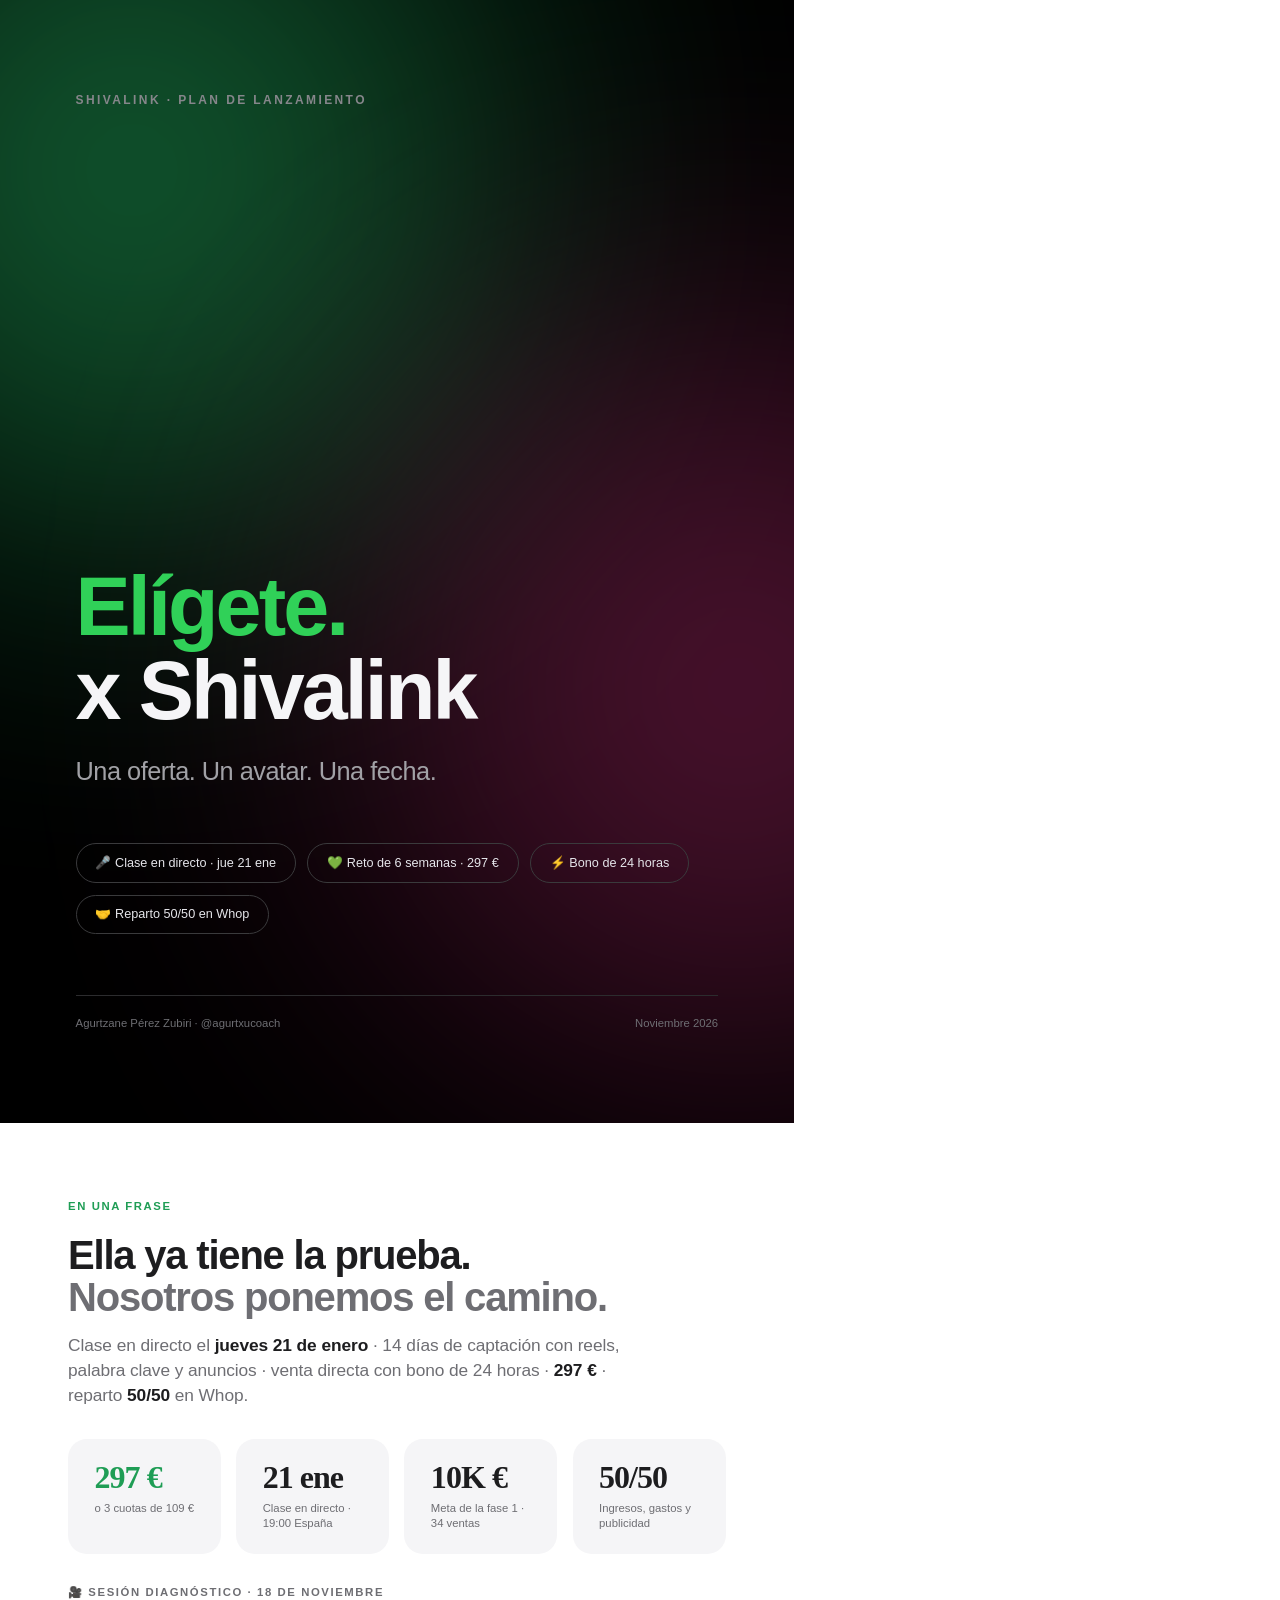
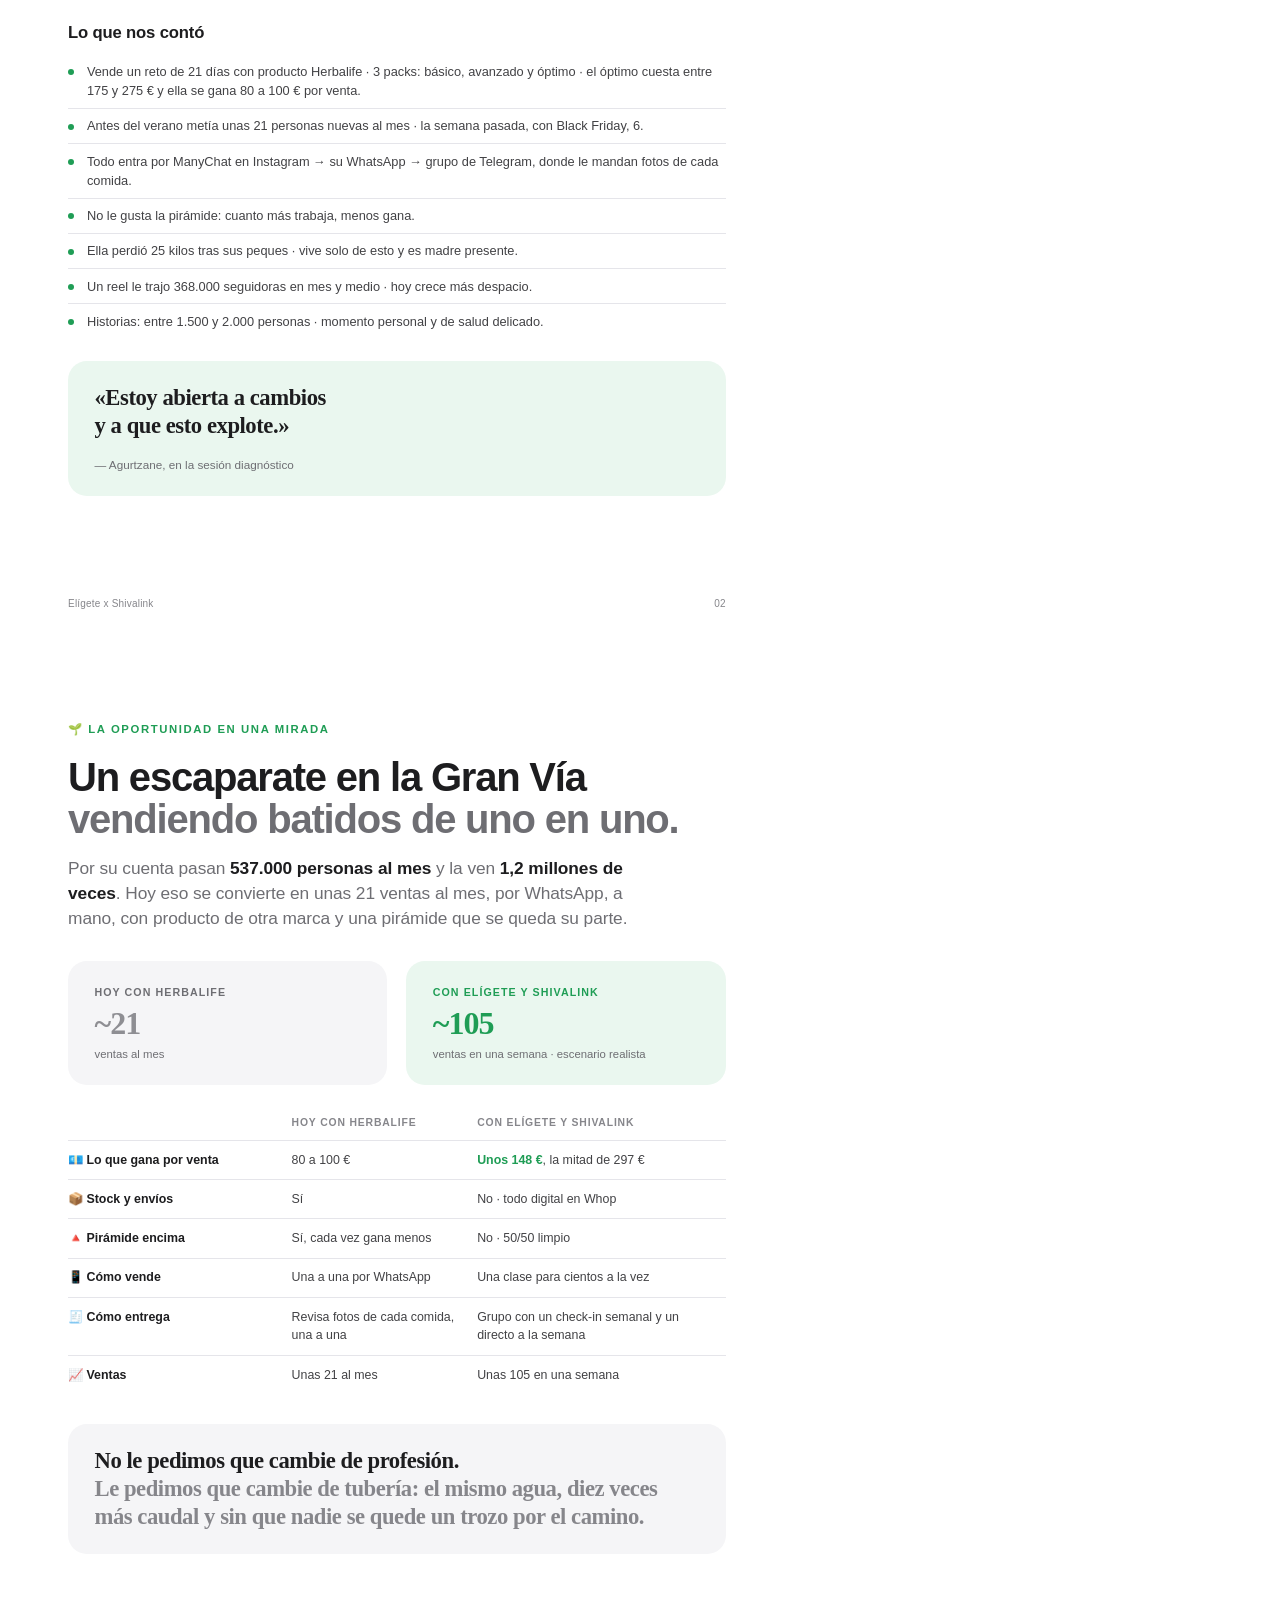
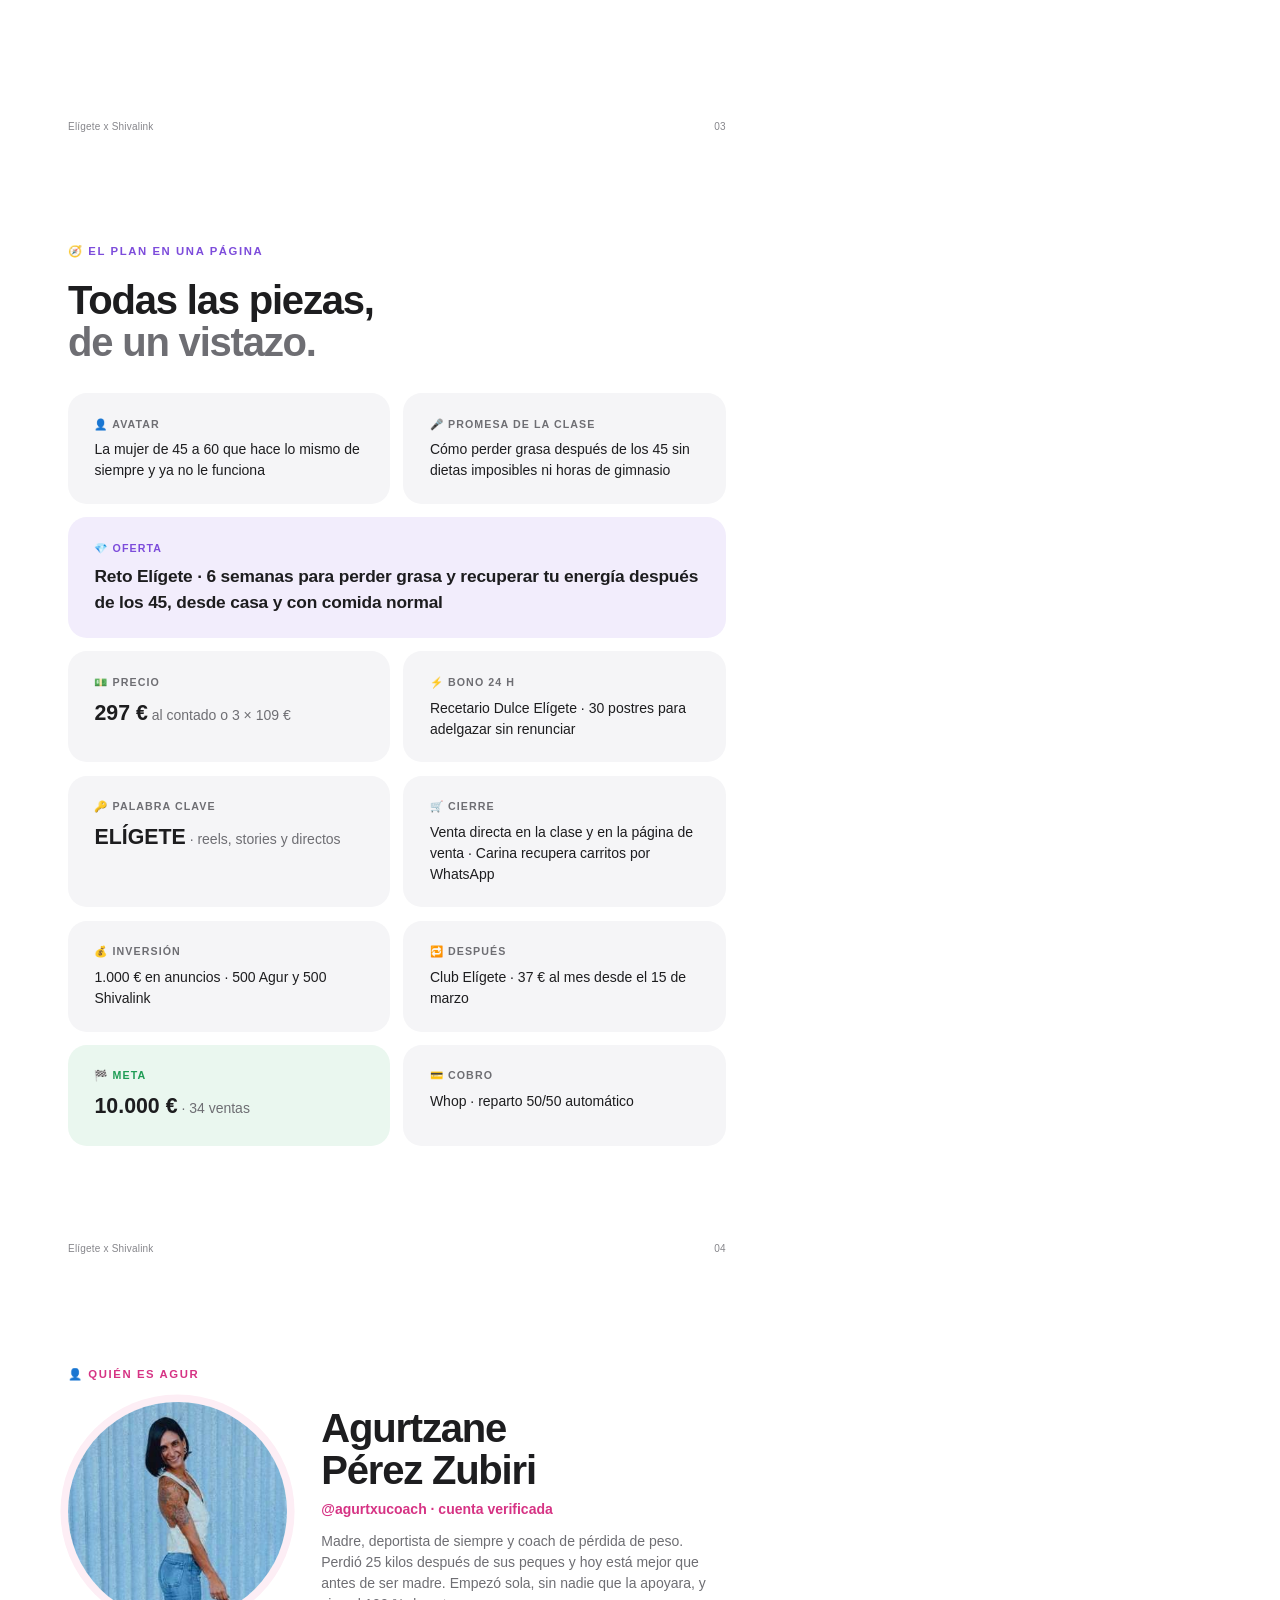
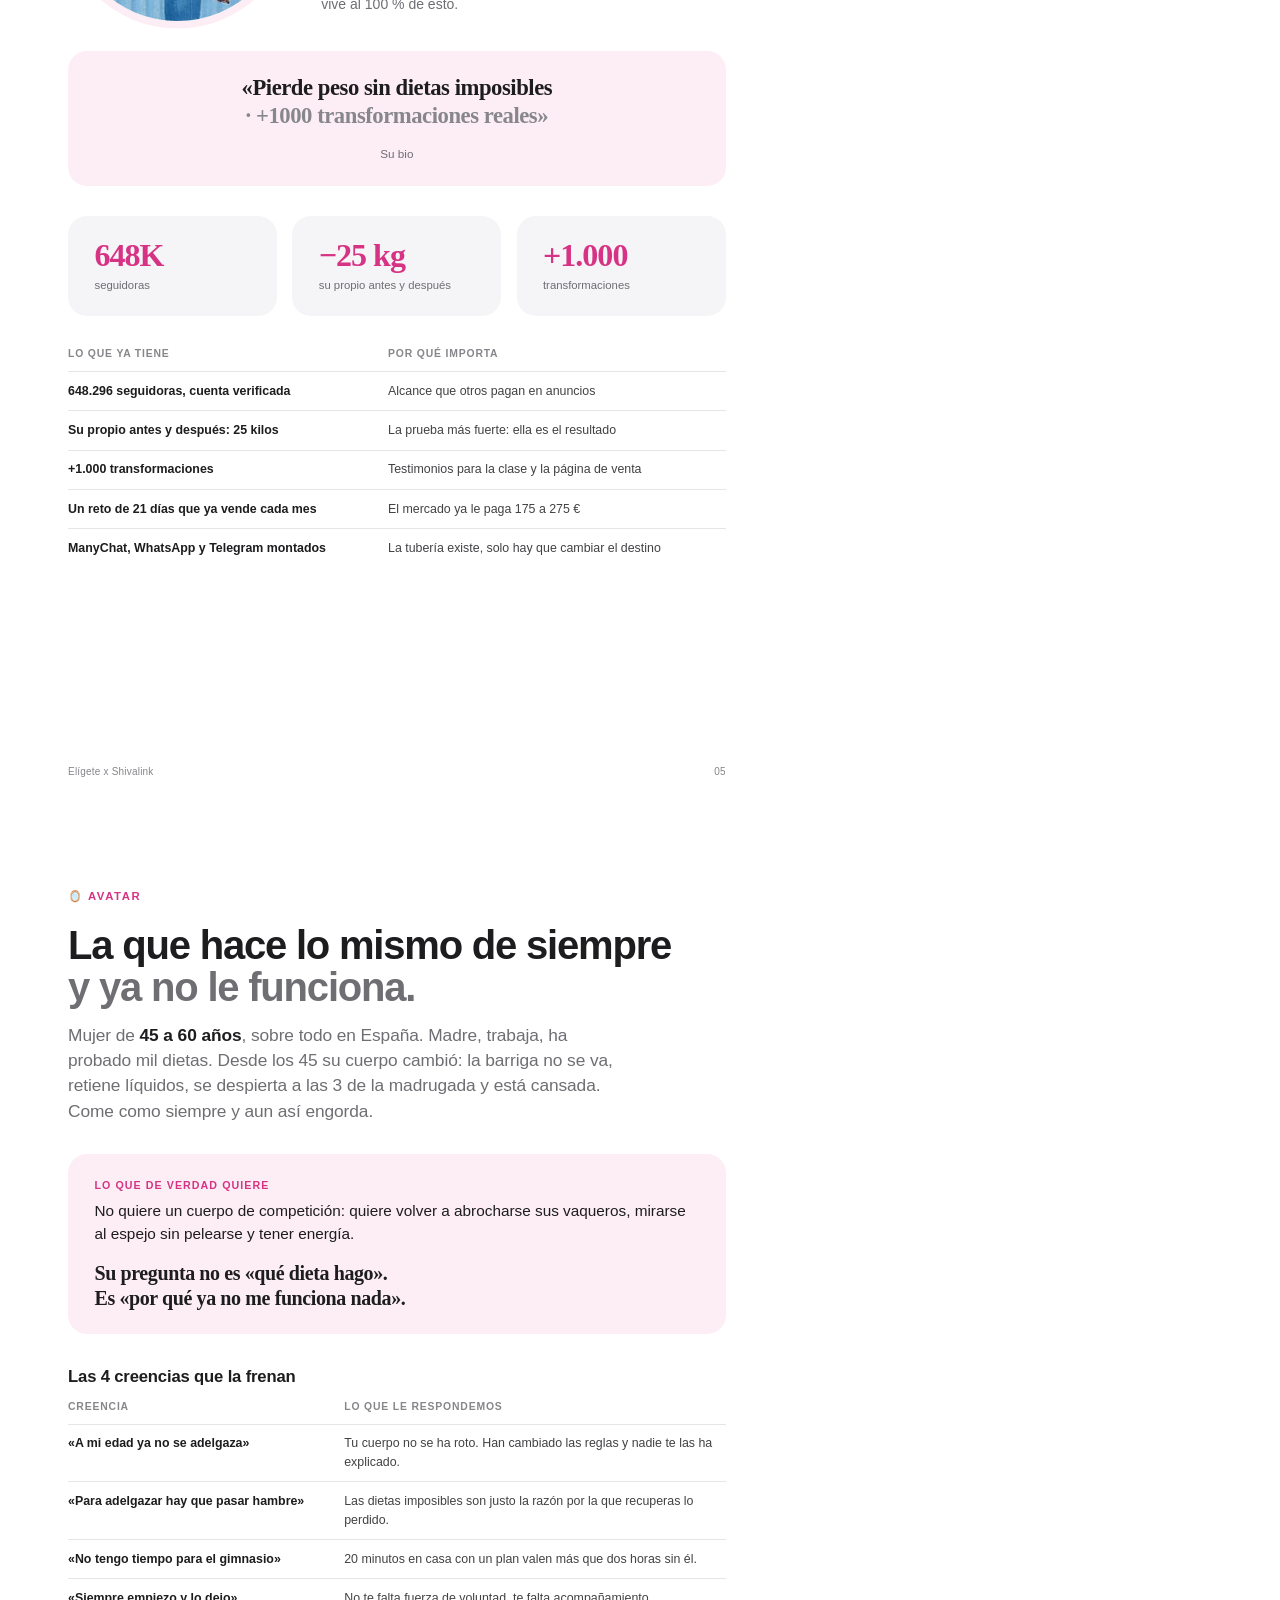
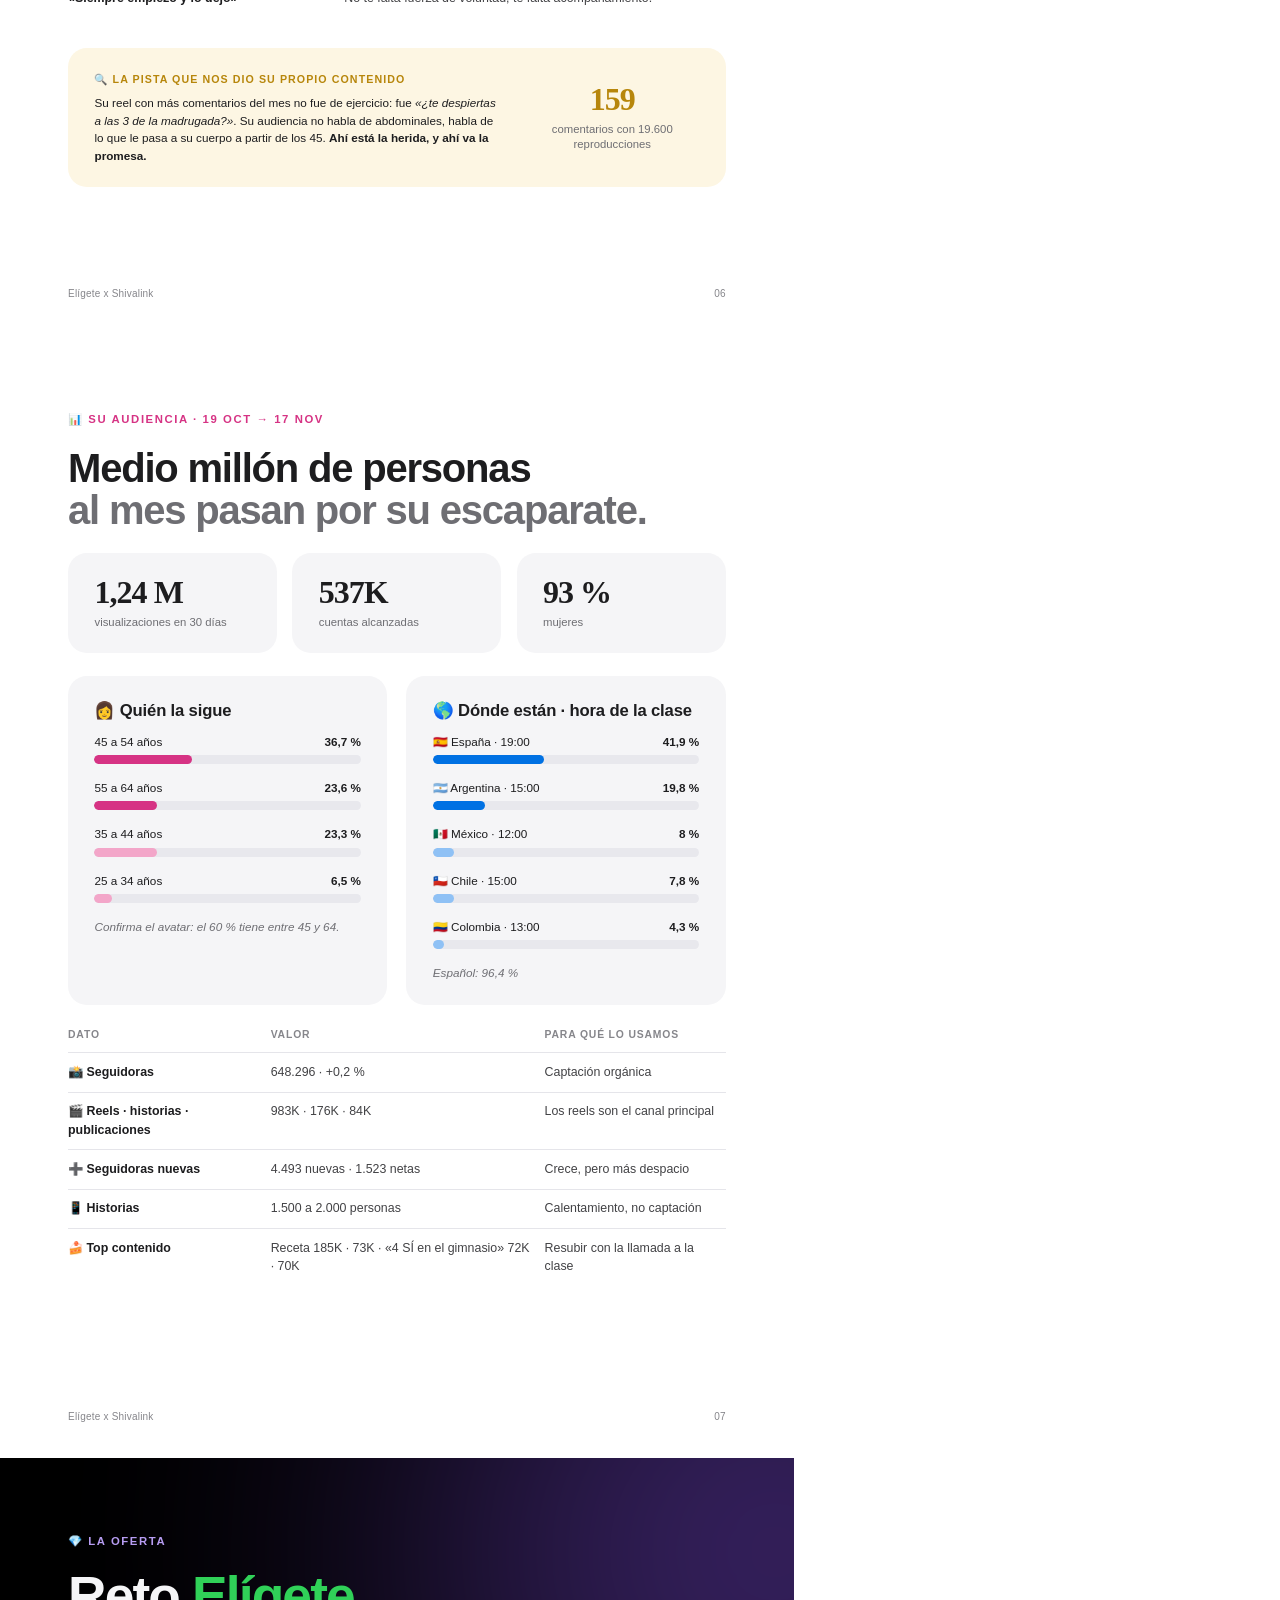
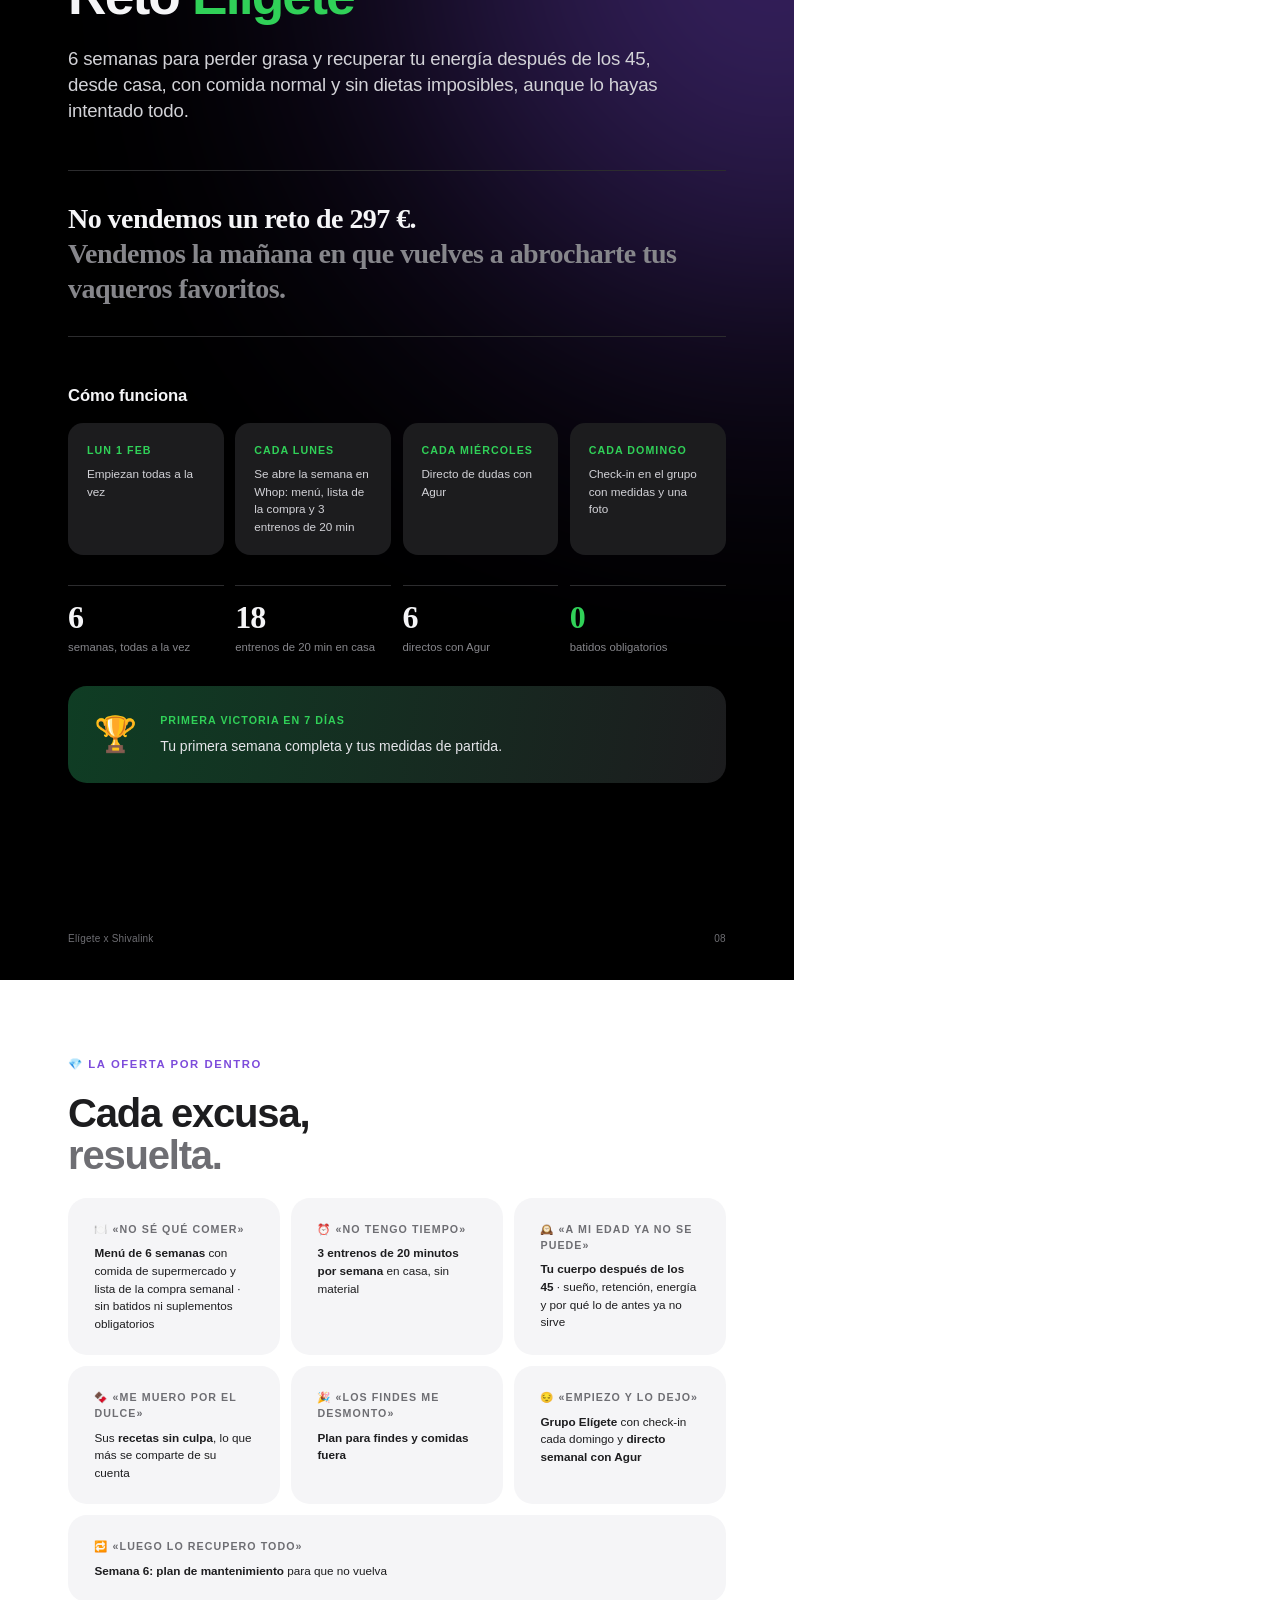
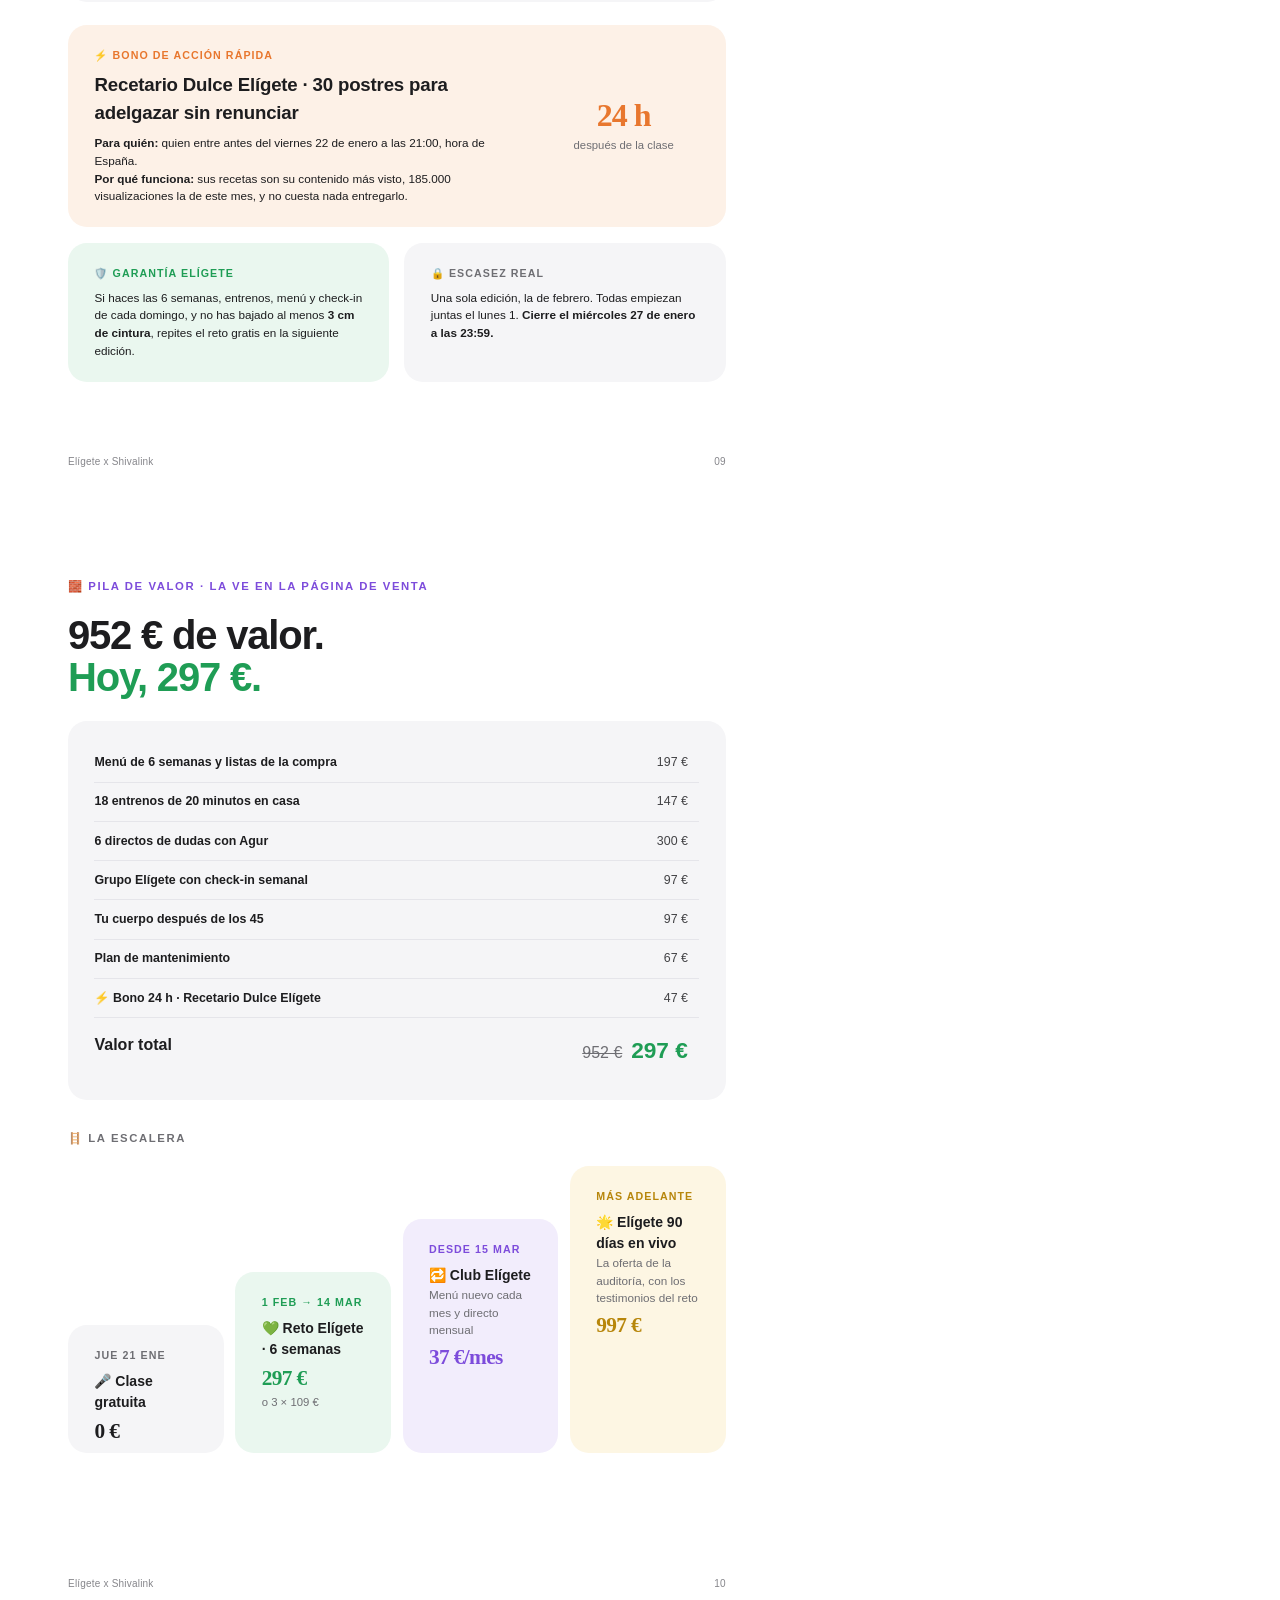
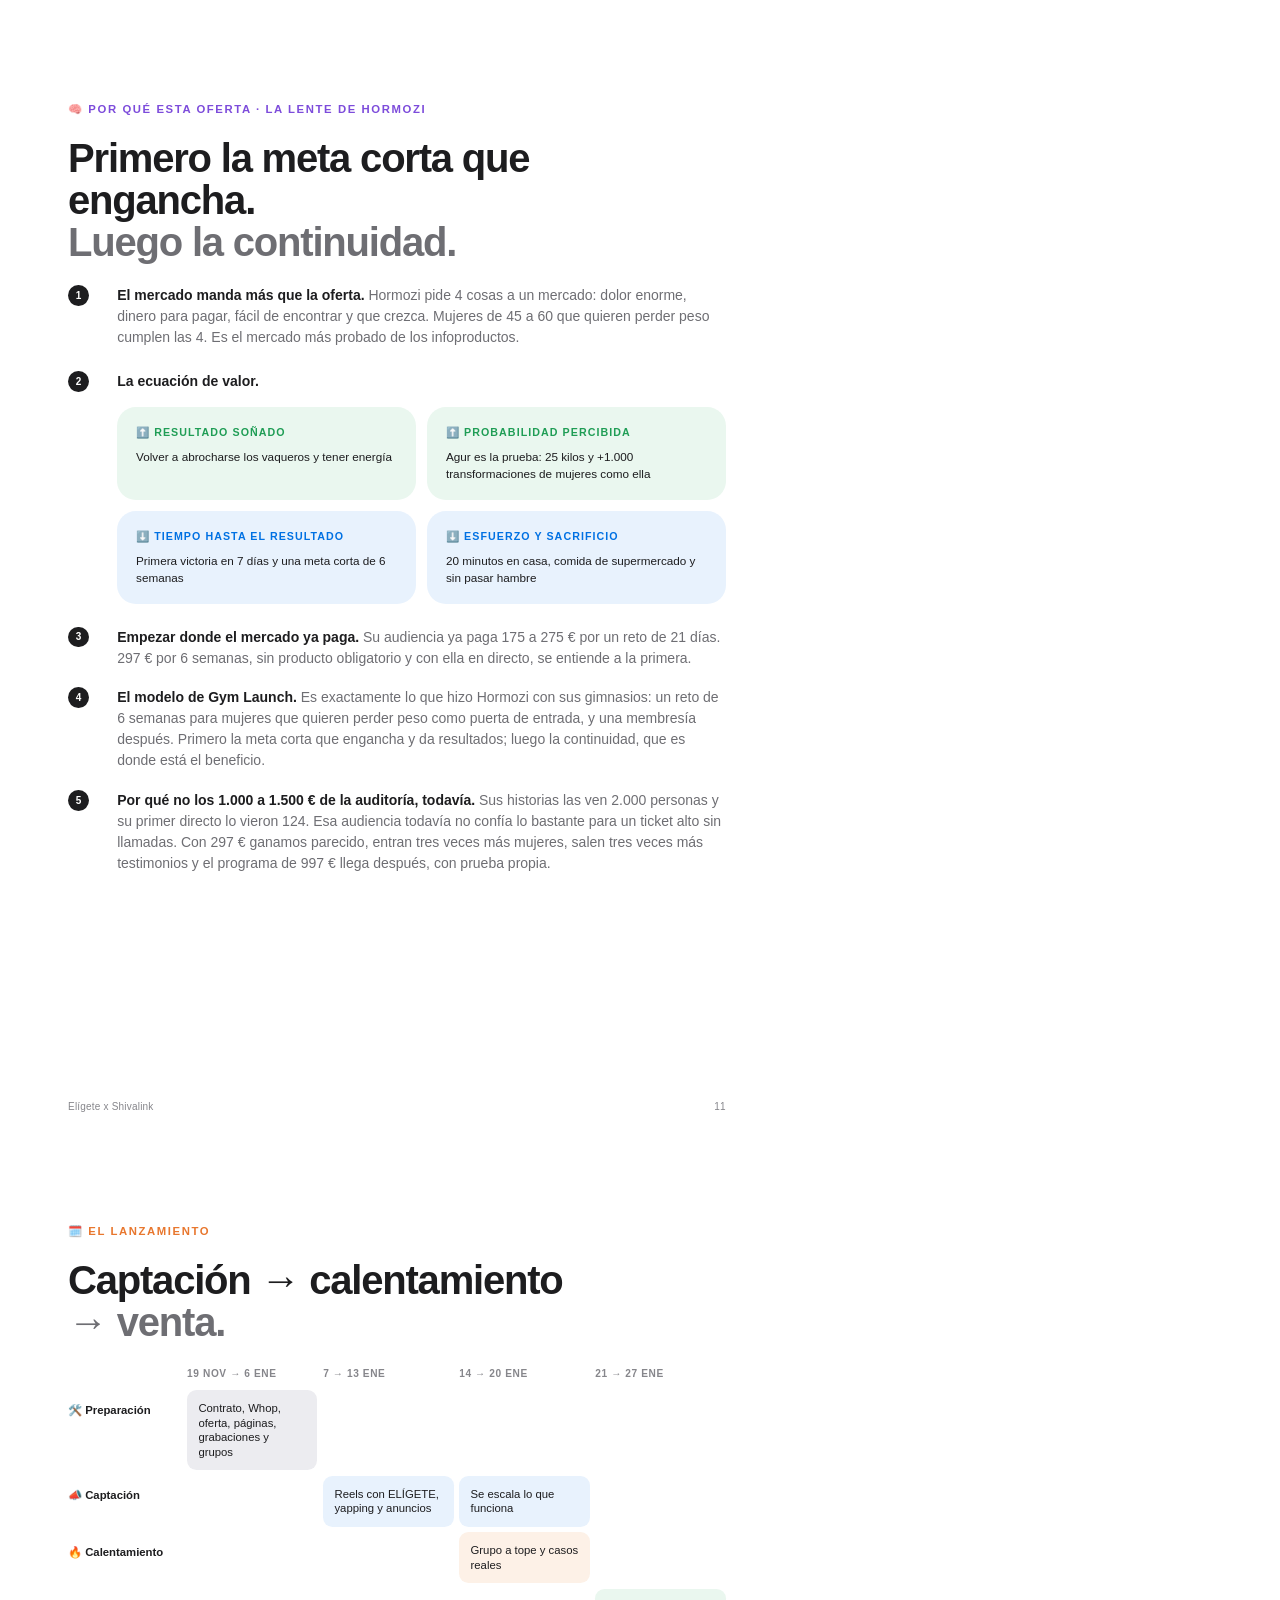
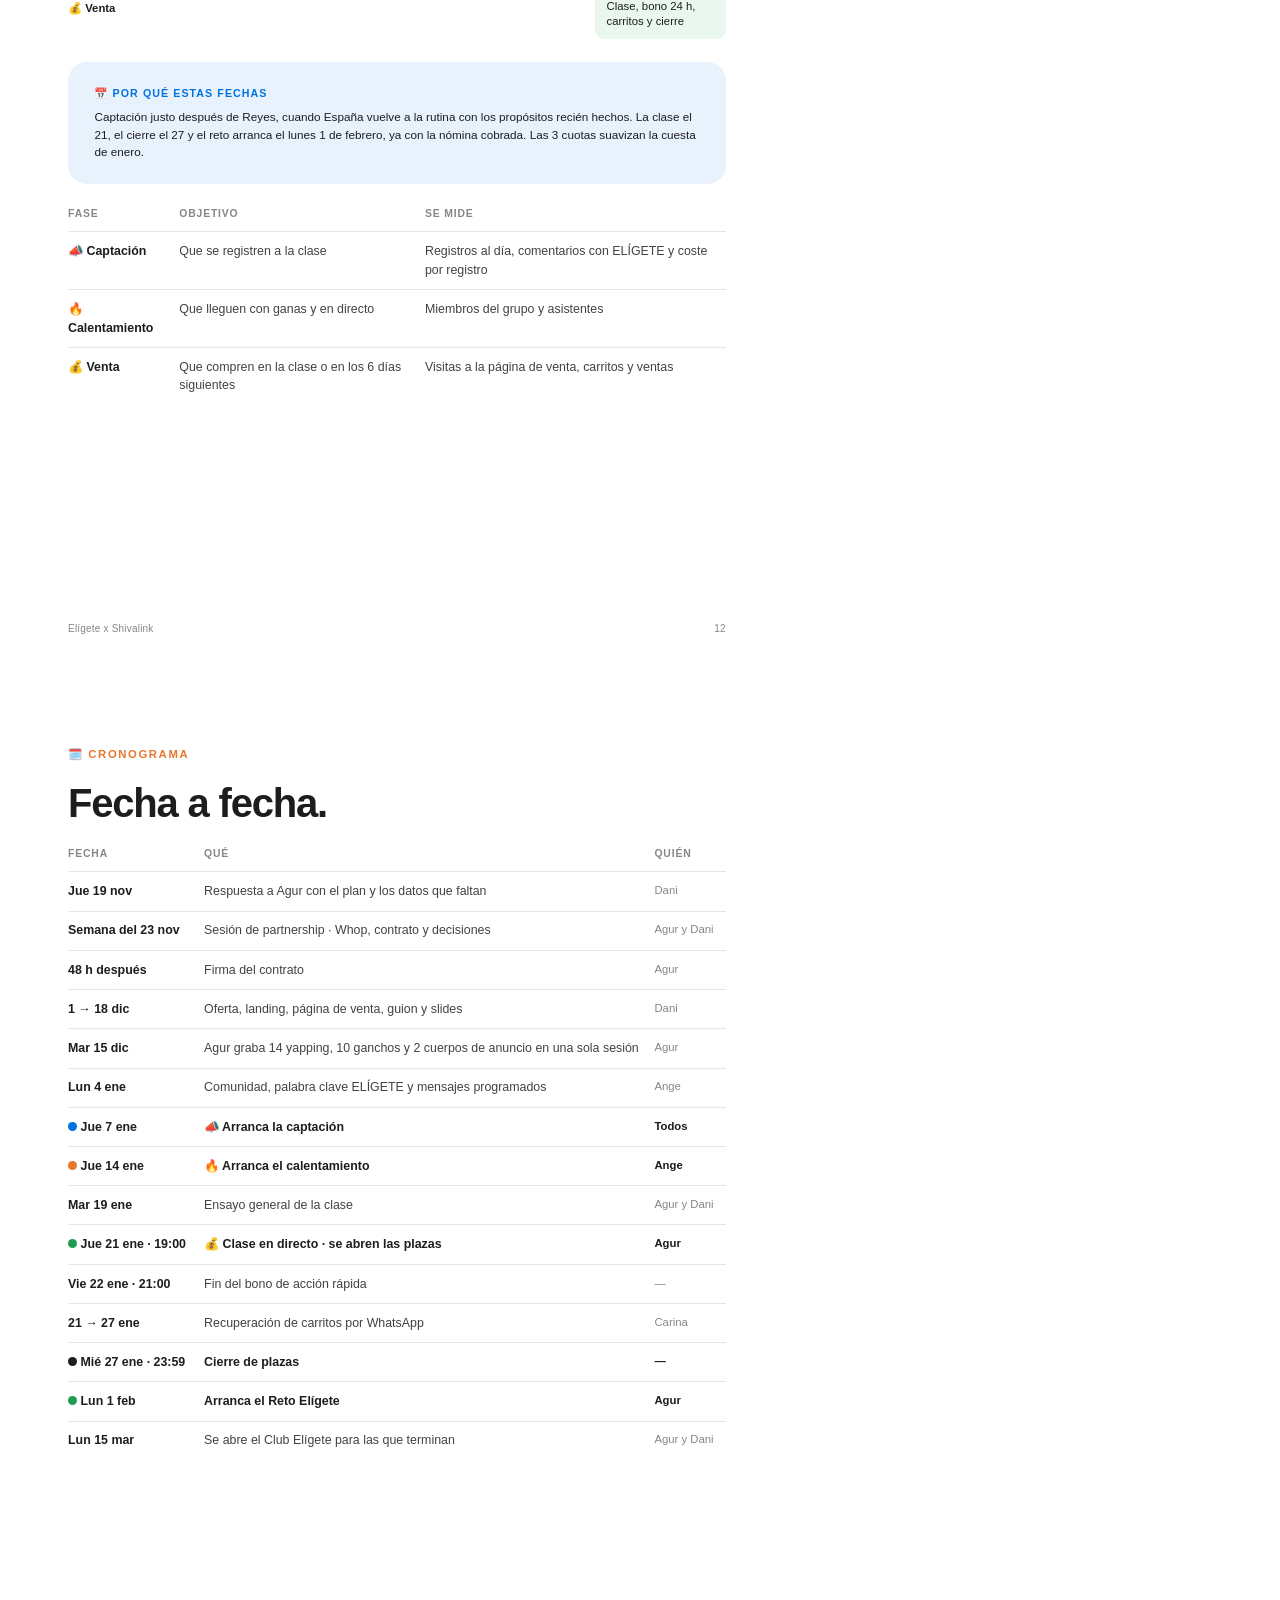
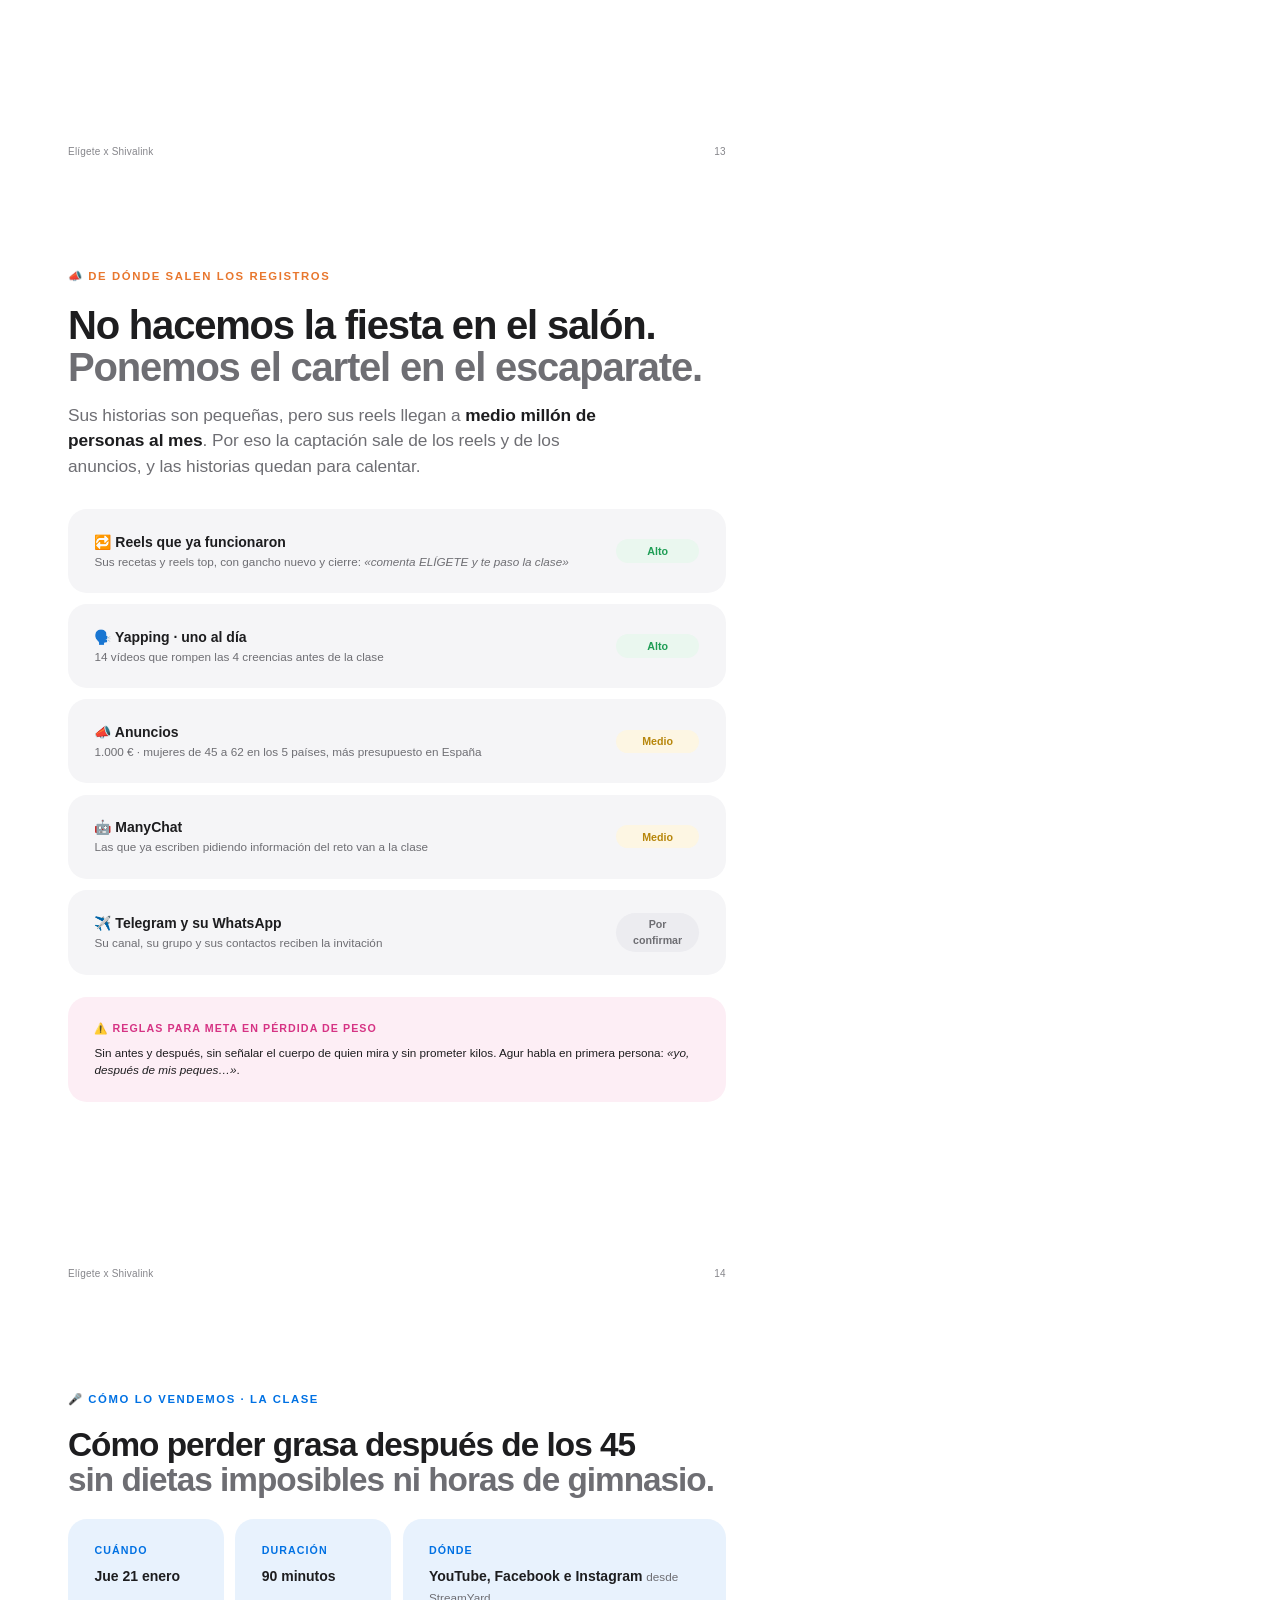
<file: eligete/plan.html>
<!doctype html>
<html lang="es">
<head>
<meta charset="utf-8">
<title>Elígete x Shivalink · Plan de lanzamiento</title>
<style>
@page { size: A4; margin: 0; }
:root{
  --ink:#1d1d1f; --ink2:#424245; --mute:#6e6e73; --faint:#86868b;
  --line:#e5e5ea; --card:#f5f5f7; --bg:#ffffff;
  --green:#1f9d55; --green2:#30d158; --greenbg:#eaf7ef;
  --pink:#d63384; --pinkbg:#fdeef5;
  --purple:#7d4cdb; --purplebg:#f2edfc;
  --orange:#e8772e; --orangebg:#fdf1e7;
  --blue:#0071e3; --bluebg:#e8f2fd;
  --yellow:#b7860b; --yellowbg:#fdf6e3;
}
*{box-sizing:border-box;margin:0;padding:0}
html,body{background:#fff}
body{font-family:"Inter","SF Pro Display",-apple-system,Helvetica,Arial,sans-serif;color:var(--ink);
  -webkit-font-smoothing:antialiased;font-feature-settings:"ss01","cv11";font-size:10.5pt;line-height:1.5}
.page{width:210mm;height:297mm;padding:20mm 18mm 16mm;position:relative;overflow:hidden;page-break-after:always;background:var(--bg)}
.page:last-child{page-break-after:auto}
body{counter-reset:pg}.page{counter-increment:pg}.pn:before{content:counter(pg,decimal-leading-zero)}
.foot{position:absolute;left:18mm;right:18mm;bottom:9mm;display:flex;justify-content:space-between;font-size:7.5pt;color:var(--faint);letter-spacing:.02em}
.eyebrow{font-size:8.5pt;font-weight:600;letter-spacing:.14em;text-transform:uppercase;margin-bottom:5mm}
h1{font-family:"Inter Display","Inter",sans-serif;font-weight:700;letter-spacing:-.035em;line-height:1.02}
h2{font-family:"Inter Display","Inter",sans-serif;font-size:30pt;font-weight:700;letter-spacing:-.03em;line-height:1.05;margin-bottom:4mm}
h3{font-size:12.5pt;font-weight:650;letter-spacing:-.01em;margin-bottom:2.5mm}
.lead{font-size:13pt;color:var(--mute);line-height:1.45;max-width:150mm;margin-bottom:8mm;letter-spacing:-.005em}
.lead b{color:var(--ink);font-weight:600}
.card{background:var(--card);border-radius:5mm;padding:6mm 7mm}
.grid{display:grid;gap:4mm}
.g2{grid-template-columns:1fr 1fr}.g3{grid-template-columns:repeat(3,1fr)}.g4{grid-template-columns:repeat(4,1fr)}
.stat .n{font-family:"Inter Display";font-size:24pt;font-weight:700;letter-spacing:-.03em;line-height:1.05}
.stat .l{font-size:8.5pt;color:var(--mute);margin-top:1.5mm;line-height:1.35}
table{width:100%;border-collapse:collapse;font-size:9.3pt}
th{text-align:left;font-weight:600;color:var(--faint);font-size:7.8pt;letter-spacing:.08em;text-transform:uppercase;padding:0 3mm 2.5mm 0;border-bottom:1px solid var(--line)}
td{padding:2.6mm 3mm 2.6mm 0;border-bottom:1px solid var(--line);vertical-align:top;color:var(--ink2)}
td:first-child{color:var(--ink);font-weight:550}
tr:last-child td{border-bottom:none}
.quote{font-family:"Inter Display";font-size:17pt;font-weight:600;letter-spacing:-.02em;line-height:1.25;color:var(--ink)}
.quote span{color:var(--faint)}
.pill{display:inline-block;padding:1mm 3mm;border-radius:10mm;font-size:8pt;font-weight:600}
.tag{font-size:8pt;font-weight:600;letter-spacing:.1em;text-transform:uppercase;margin-bottom:2mm}
.mute{color:var(--mute)} .small{font-size:8.8pt}
.green{color:var(--green)} .pink{color:var(--pink)} .purple{color:var(--purple)} .orange{color:var(--orange)} .blue{color:var(--blue)} .yellow{color:var(--yellow)}
.bg-green{background:var(--greenbg)} .bg-pink{background:var(--pinkbg)} .bg-purple{background:var(--purplebg)} .bg-orange{background:var(--orangebg)} .bg-blue{background:var(--bluebg)} .bg-yellow{background:var(--yellowbg)}
.bar{height:2.4mm;border-radius:2mm;background:#e8e8ed;overflow:hidden;margin-top:1.2mm}
.bar i{display:block;height:100%;border-radius:2mm}
ul.clean{list-style:none}
ul.clean li{padding:2mm 0 2mm 5mm;position:relative;border-bottom:1px solid var(--line);color:var(--ink2);font-size:9.6pt}
ul.clean li:last-child{border:none}
ul.clean li:before{content:"";position:absolute;left:0;top:3.9mm;width:1.6mm;height:1.6mm;border-radius:50%;background:var(--green)}
.mb2{margin-bottom:2mm}.mb4{margin-bottom:4mm}.mb6{margin-bottom:6mm}.mb8{margin-bottom:8mm}.mt4{margin-top:4mm}.mt6{margin-top:6mm}

/* cover */
.cover{background:#000;color:#f5f5f7;padding:0}
.cover .inner{position:absolute;inset:0;padding:24mm 20mm;display:flex;flex-direction:column}
.glow{position:absolute;width:190mm;height:190mm;border-radius:50%;filter:blur(40mm);opacity:.55}
.cover h1{font-size:62pt;margin-top:auto}
.grad{color:#30d158}
.cover .sub{font-size:19pt;color:#a1a1a6;font-weight:500;letter-spacing:-.02em;margin-top:5mm}
.cover .chips{display:flex;gap:3mm;margin-top:14mm;flex-wrap:wrap}
.cover .chip{border:1px solid #3a3a3c;border-radius:10mm;padding:2.5mm 5mm;font-size:9.5pt;color:#e5e5ea}
.cover .meta{display:flex;justify-content:space-between;font-size:8.5pt;color:#6e6e73;margin-top:16mm;border-top:1px solid #2c2c2e;padding-top:5mm}

/* dark section */
.dark{background:#000;color:#f5f5f7}
.dark .mute{color:#a1a1a6}
.dark .foot{color:#6e6e73}

/* timeline gantt */
.gantt{display:grid;grid-template-columns:30mm repeat(4,1fr);gap:1.5mm;font-size:8.5pt}
.gantt .h{color:var(--faint);font-weight:600;font-size:7.6pt;letter-spacing:.06em;text-transform:uppercase;padding-bottom:1mm}
.gantt .r{font-weight:600;padding:3mm 0}
.gantt .c{border-radius:2.5mm;padding:2.8mm 3mm;font-weight:500;line-height:1.3}
.tl td:first-child{white-space:nowrap;width:36mm}
.tl tr.key td{color:var(--ink);font-weight:650}
.who{color:var(--faint);font-size:8.5pt;white-space:nowrap}

.scen{display:grid;grid-template-columns:26mm 1fr 30mm;align-items:center;gap:4mm;padding:3.5mm 0;border-bottom:1px solid var(--line)}
.scen:last-child{border:none}
.check{display:inline-block;width:3.4mm;height:3.4mm;border:1.3px solid #c7c7cc;border-radius:1mm;margin-right:2.5mm;vertical-align:-0.6mm}
.num{display:inline-flex;width:5.5mm;height:5.5mm;border-radius:50%;background:var(--ink);color:#fff;font-size:7.5pt;font-weight:700;align-items:center;justify-content:center}
.dot{display:inline-block;width:2.4mm;height:2.4mm;border-radius:50%;vertical-align:0}
</style>
</head>
<body>

<!-- 1 · PORTADA -->
<section class="page cover">
  <div class="glow" style="background:#1f9d55;left:-60mm;top:-50mm"></div>
  <div class="glow" style="background:#d63384;right:-80mm;bottom:20mm;opacity:.35"></div>
  <div class="inner">
    <div style="font-size:9pt;letter-spacing:.2em;text-transform:uppercase;color:#86868b;font-weight:600">Shivalink · Plan de lanzamiento</div>
    <h1><span class="grad">Elígete.</span><br>x Shivalink</h1>
    <div class="sub">Una oferta. Un avatar. Una fecha.</div>
    <div class="chips">
      <div class="chip">🎤 Clase en directo · jue 21 ene</div>
      <div class="chip">💚 Reto de 6 semanas · 297 €</div>
      <div class="chip">⚡ Bono de 24 horas</div>
      <div class="chip">🤝 Reparto 50/50 en Whop</div>
    </div>
    <div class="meta"><span>Agurtzane Pérez Zubiri · @agurtxucoach</span><span>Noviembre 2026</span></div>
  </div>
</section>

<!-- 2 · RESUMEN + SESIÓN -->
<section class="page">
  <div class="eyebrow green">En una frase</div>
  <h2>Ella ya tiene la prueba.<br><span class="mute">Nosotros ponemos el camino.</span></h2>
  <p class="lead">Clase en directo el <b>jueves 21 de enero</b> · 14 días de captación con reels, palabra clave y anuncios · venta directa con bono de 24 horas · <b>297 €</b> · reparto <b>50/50</b> en Whop.</p>

  <div class="grid g4 mb8">
    <div class="card stat"><div class="n green">297 €</div><div class="l">o 3 cuotas de 109 €</div></div>
    <div class="card stat"><div class="n">21 ene</div><div class="l">Clase en directo · 19:00 España</div></div>
    <div class="card stat"><div class="n">10K €</div><div class="l">Meta de la fase 1 · 34 ventas</div></div>
    <div class="card stat"><div class="n">50/50</div><div class="l">Ingresos, gastos y publicidad</div></div>
  </div>

  <div class="eyebrow mute">🎥 Sesión diagnóstico · 18 de noviembre</div>
  <h3>Lo que nos contó</h3>
  <ul class="clean mb6">
    <li>Vende un reto de 21 días con producto Herbalife · 3 packs: básico, avanzado y óptimo · el óptimo cuesta entre 175 y 275 € y ella se gana 80 a 100 € por venta.</li>
    <li>Antes del verano metía unas 21 personas nuevas al mes · la semana pasada, con Black Friday, 6.</li>
    <li>Todo entra por ManyChat en Instagram → su WhatsApp → grupo de Telegram, donde le mandan fotos de cada comida.</li>
    <li>No le gusta la pirámide: cuanto más trabaja, menos gana.</li>
    <li>Ella perdió 25 kilos tras sus peques · vive solo de esto y es madre presente.</li>
    <li>Un reel le trajo 368.000 seguidoras en mes y medio · hoy crece más despacio.</li>
    <li>Historias: entre 1.500 y 2.000 personas · momento personal y de salud delicado.</li>
  </ul>
  <div class="card bg-green"><div class="quote">«Estoy abierta a cambios<br>y a que esto explote.»</div><div class="small mute mt4">— Agurtzane, en la sesión diagnóstico</div></div>
  <div class="foot"><span>Elígete x Shivalink</span><span class="pn"></span></div>
</section>

<!-- 3 · OPORTUNIDAD -->
<section class="page">
  <div class="eyebrow green">🌱 La oportunidad en una mirada</div>
  <h2>Un escaparate en la Gran Vía<br><span class="mute">vendiendo batidos de uno en uno.</span></h2>
  <p class="lead">Por su cuenta pasan <b>537.000 personas al mes</b> y la ven <b>1,2 millones de veces</b>. Hoy eso se convierte en unas 21 ventas al mes, por WhatsApp, a mano, con producto de otra marca y una pirámide que se queda su parte.</p>

  <div class="grid g2 mb8" style="gap:5mm">
    <div class="card"><div class="tag mute">Hoy con Herbalife</div><div class="stat"><div class="n" style="color:#8e8e93">~21</div><div class="l">ventas al mes</div></div></div>
    <div class="card bg-green"><div class="tag green">Con Elígete y Shivalink</div><div class="stat"><div class="n green">~105</div><div class="l">ventas en una semana · escenario realista</div></div></div>
  </div>

  <table class="mb8">
    <tr><th style="width:34%"></th><th>Hoy con Herbalife</th><th>Con Elígete y Shivalink</th></tr>
    <tr><td>💶 Lo que gana por venta</td><td>80 a 100 €</td><td><b class="green">Unos 148 €</b>, la mitad de 297 €</td></tr>
    <tr><td>📦 Stock y envíos</td><td>Sí</td><td>No · todo digital en Whop</td></tr>
    <tr><td>🔺 Pirámide encima</td><td>Sí, cada vez gana menos</td><td>No · 50/50 limpio</td></tr>
    <tr><td>📱 Cómo vende</td><td>Una a una por WhatsApp</td><td>Una clase para cientos a la vez</td></tr>
    <tr><td>🧾 Cómo entrega</td><td>Revisa fotos de cada comida, una a una</td><td>Grupo con un check-in semanal y un directo a la semana</td></tr>
    <tr><td>📈 Ventas</td><td>Unas 21 al mes</td><td>Unas 105 en una semana</td></tr>
  </table>

  <div class="card"><div class="quote">No le pedimos que cambie de profesión.<br><span>Le pedimos que cambie de tubería: el mismo agua, diez veces más caudal y sin que nadie se quede un trozo por el camino.</span></div></div>
  <div class="foot"><span>Elígete x Shivalink</span><span class="pn"></span></div>
</section>

<!-- 4 · PLAN EN UNA PÁGINA -->
<section class="page">
  <div class="eyebrow purple">🧭 El plan en una página</div>
  <h2>Todas las piezas,<br><span class="mute">de un vistazo.</span></h2>
  <div class="grid g2" style="gap:3.5mm;margin-top:8mm">
    <div class="card"><div class="tag mute">👤 Avatar</div><div>La mujer de 45 a 60 que hace lo mismo de siempre y ya no le funciona</div></div>
    <div class="card"><div class="tag mute">🎤 Promesa de la clase</div><div>Cómo perder grasa después de los 45 sin dietas imposibles ni horas de gimnasio</div></div>
    <div class="card bg-purple" style="grid-column:span 2"><div class="tag purple">💎 Oferta</div><div style="font-size:13pt;font-weight:600;letter-spacing:-.01em">Reto Elígete · 6 semanas para perder grasa y recuperar tu energía después de los 45, desde casa y con comida normal</div></div>
    <div class="card"><div class="tag mute">💵 Precio</div><div><b style="font-size:16pt">297 €</b> <span class="mute">al contado o 3 × 109 €</span></div></div>
    <div class="card"><div class="tag mute">⚡ Bono 24 h</div><div>Recetario Dulce Elígete · 30 postres para adelgazar sin renunciar</div></div>
    <div class="card"><div class="tag mute">🔑 Palabra clave</div><div><b style="font-size:16pt">ELÍGETE</b> <span class="mute">· reels, stories y directos</span></div></div>
    <div class="card"><div class="tag mute">🛒 Cierre</div><div>Venta directa en la clase y en la página de venta · Carina recupera carritos por WhatsApp</div></div>
    <div class="card"><div class="tag mute">💰 Inversión</div><div>1.000 € en anuncios · 500 Agur y 500 Shivalink</div></div>
    <div class="card"><div class="tag mute">🔁 Después</div><div>Club Elígete · 37 € al mes desde el 15 de marzo</div></div>
    <div class="card bg-green"><div class="tag green">🏁 Meta</div><div><b style="font-size:16pt">10.000 €</b> <span class="mute">· 34 ventas</span></div></div>
    <div class="card"><div class="tag mute">💳 Cobro</div><div>Whop · reparto 50/50 automático</div></div>
  </div>
  <div class="foot"><span>Elígete x Shivalink</span><span class="pn"></span></div>
</section>

<!-- 5 · QUIÉN ES AGUR -->
<section class="page">
  <div class="eyebrow pink">👤 Quién es Agur</div>
  <div style="display:grid;grid-template-columns:58mm 1fr;gap:9mm;align-items:center" class="mb8">
    <img src="agur.jpg" style="width:58mm;height:58mm;border-radius:50%;object-fit:cover;box-shadow:0 0 0 2mm var(--pinkbg)">
    <div>
      <h2 style="margin-bottom:2mm">Agurtzane<br>Pérez Zubiri</h2>
      <div class="pink" style="font-weight:600;margin-bottom:3mm">@agurtxucoach · cuenta verificada</div>
      <p class="mute" style="font-size:10.5pt">Madre, deportista de siempre y coach de pérdida de peso. Perdió 25 kilos después de sus peques y hoy está mejor que antes de ser madre. Empezó sola, sin nadie que la apoyara, y vive al 100 % de esto.</p>
    </div>
  </div>
  <div class="card bg-pink mb8" style="text-align:center"><div class="quote">«Pierde peso sin dietas imposibles<br><span>· +1000 transformaciones reales»</span></div><div class="small mute mt4">Su bio</div></div>

  <div class="grid g3 mb8">
    <div class="card stat"><div class="n pink">648K</div><div class="l">seguidoras</div></div>
    <div class="card stat"><div class="n pink">−25 kg</div><div class="l">su propio antes y después</div></div>
    <div class="card stat"><div class="n pink">+1.000</div><div class="l">transformaciones</div></div>
  </div>

  <table>
    <tr><th>Lo que ya tiene</th><th>Por qué importa</th></tr>
    <tr><td>648.296 seguidoras, cuenta verificada</td><td>Alcance que otros pagan en anuncios</td></tr>
    <tr><td>Su propio antes y después: 25 kilos</td><td>La prueba más fuerte: ella es el resultado</td></tr>
    <tr><td>+1.000 transformaciones</td><td>Testimonios para la clase y la página de venta</td></tr>
    <tr><td>Un reto de 21 días que ya vende cada mes</td><td>El mercado ya le paga 175 a 275 €</td></tr>
    <tr><td>ManyChat, WhatsApp y Telegram montados</td><td>La tubería existe, solo hay que cambiar el destino</td></tr>
  </table>
  <div class="foot"><span>Elígete x Shivalink</span><span class="pn"></span></div>
</section>

<!-- 6 · AVATAR -->
<section class="page">
  <div class="eyebrow pink">🪞 Avatar</div>
  <h2>La que hace lo mismo de siempre<br><span class="mute">y ya no le funciona.</span></h2>
  <p class="lead">Mujer de <b>45 a 60 años</b>, sobre todo en España. Madre, trabaja, ha probado mil dietas. Desde los 45 su cuerpo cambió: la barriga no se va, retiene líquidos, se despierta a las 3 de la madrugada y está cansada. Come como siempre y aun así engorda.</p>
  <div class="card bg-pink mb8"><div class="tag pink">Lo que de verdad quiere</div><div style="font-size:11.5pt">No quiere un cuerpo de competición: quiere volver a abrocharse sus vaqueros, mirarse al espejo sin pelearse y tener energía.</div><div class="quote mt4" style="font-size:15pt">Su pregunta no es «qué dieta hago».<br>Es «por qué ya no me funciona nada».</div></div>

  <h3>Las 4 creencias que la frenan</h3>
  <table class="mb8">
    <tr><th style="width:42%">Creencia</th><th>Lo que le respondemos</th></tr>
    <tr><td>«A mi edad ya no se adelgaza»</td><td>Tu cuerpo no se ha roto. Han cambiado las reglas y nadie te las ha explicado.</td></tr>
    <tr><td>«Para adelgazar hay que pasar hambre»</td><td>Las dietas imposibles son justo la razón por la que recuperas lo perdido.</td></tr>
    <tr><td>«No tengo tiempo para el gimnasio»</td><td>20 minutos en casa con un plan valen más que dos horas sin él.</td></tr>
    <tr><td>«Siempre empiezo y lo dejo»</td><td>No te falta fuerza de voluntad, te falta acompañamiento.</td></tr>
  </table>

  <div class="card bg-yellow" style="display:grid;grid-template-columns:1fr 46mm;gap:6mm;align-items:center">
    <div><div class="tag yellow">🔍 La pista que nos dio su propio contenido</div><div class="small">Su reel con más comentarios del mes no fue de ejercicio: fue <i>«¿te despiertas a las 3 de la madrugada?»</i>. Su audiencia no habla de abdominales, habla de lo que le pasa a su cuerpo a partir de los 45. <b>Ahí está la herida, y ahí va la promesa.</b></div></div>
    <div style="text-align:center"><div class="stat"><div class="n yellow">159</div><div class="l">comentarios con 19.600 reproducciones</div></div></div>
  </div>
  <div class="foot"><span>Elígete x Shivalink</span><span class="pn"></span></div>
</section>

<!-- 7 · AUDIENCIA -->
<section class="page">
  <div class="eyebrow pink">📊 Su audiencia · 19 oct → 17 nov</div>
  <h2>Medio millón de personas<br><span class="mute">al mes pasan por su escaparate.</span></h2>
  <div class="grid g3 mb6" style="margin-top:6mm">
    <div class="card stat"><div class="n">1,24 M</div><div class="l">visualizaciones en 30 días</div></div>
    <div class="card stat"><div class="n">537K</div><div class="l">cuentas alcanzadas</div></div>
    <div class="card stat"><div class="n">93 %</div><div class="l">mujeres</div></div>
  </div>

  <div class="grid g2 mb6" style="gap:5mm">
    <div class="card">
      <h3>👩 Quién la sigue</h3>
      <div class="small">45 a 54 años <b style="float:right">36,7 %</b></div><div class="bar"><i style="width:36.7%;background:var(--pink)"></i></div>
      <div class="small mt4">55 a 64 años <b style="float:right">23,6 %</b></div><div class="bar"><i style="width:23.6%;background:var(--pink)"></i></div>
      <div class="small mt4">35 a 44 años <b style="float:right">23,3 %</b></div><div class="bar"><i style="width:23.3%;background:#f3a6c9"></i></div>
      <div class="small mt4">25 a 34 años <b style="float:right">6,5 %</b></div><div class="bar"><i style="width:6.5%;background:#f3a6c9"></i></div>
      <div class="small mute mt4"><i>Confirma el avatar: el 60 % tiene entre 45 y 64.</i></div>
    </div>
    <div class="card">
      <h3>🌎 Dónde están · hora de la clase</h3>
      <div class="small">🇪🇸 España · 19:00 <b style="float:right">41,9 %</b></div><div class="bar"><i style="width:41.9%;background:var(--blue)"></i></div>
      <div class="small mt4">🇦🇷 Argentina · 15:00 <b style="float:right">19,8 %</b></div><div class="bar"><i style="width:19.8%;background:var(--blue)"></i></div>
      <div class="small mt4">🇲🇽 México · 12:00 <b style="float:right">8 %</b></div><div class="bar"><i style="width:8%;background:#8fc1f5"></i></div>
      <div class="small mt4">🇨🇱 Chile · 15:00 <b style="float:right">7,8 %</b></div><div class="bar"><i style="width:7.8%;background:#8fc1f5"></i></div>
      <div class="small mt4">🇨🇴 Colombia · 13:00 <b style="float:right">4,3 %</b></div><div class="bar"><i style="width:4.3%;background:#8fc1f5"></i></div>
      <div class="small mute mt4"><i>Español: 96,4 %</i></div>
    </div>
  </div>

  <table>
    <tr><th>Dato</th><th>Valor</th><th>Para qué lo usamos</th></tr>
    <tr><td>📸 Seguidoras</td><td>648.296 · +0,2 %</td><td>Captación orgánica</td></tr>
    <tr><td>🎬 Reels · historias · publicaciones</td><td>983K · 176K · 84K</td><td>Los reels son el canal principal</td></tr>
    <tr><td>➕ Seguidoras nuevas</td><td>4.493 nuevas · 1.523 netas</td><td>Crece, pero más despacio</td></tr>
    <tr><td>📱 Historias</td><td>1.500 a 2.000 personas</td><td>Calentamiento, no captación</td></tr>
    <tr><td>🍰 Top contenido</td><td>Receta 185K · 73K · «4 SÍ en el gimnasio» 72K · 70K</td><td>Resubir con la llamada a la clase</td></tr>
  </table>
  <div class="foot"><span>Elígete x Shivalink</span><span class="pn"></span></div>
</section>

<!-- 8 · OFERTA (dark) -->
<section class="page dark">
  <div class="glow" style="background:#7d4cdb;right:-90mm;top:-70mm;opacity:.45"></div>
  <div style="position:relative">
  <div class="eyebrow" style="color:#b79cf2">💎 La oferta</div>
  <h1 style="font-size:40pt;margin-bottom:6mm">Reto <span class="grad">Elígete</span></h1>
  <p style="font-size:14pt;color:#d2d2d7;line-height:1.4;max-width:160mm;letter-spacing:-.01em">6 semanas para perder grasa y recuperar tu energía después de los 45, desde casa, con comida normal y sin dietas imposibles, aunque lo hayas intentado todo.</p>
  <div style="margin:12mm 0;padding:8mm 0;border-top:1px solid #2c2c2e;border-bottom:1px solid #2c2c2e">
    <div class="quote" style="color:#f5f5f7;font-size:21pt">No vendemos un reto de 297 €.<br><span style="color:#86868b">Vendemos la mañana en que vuelves a abrocharte tus vaqueros favoritos.</span></div>
  </div>
  <h3 style="color:#f5f5f7">Cómo funciona</h3>
  <div class="grid g4" style="gap:3mm;margin-top:4mm">
    <div style="background:#1c1c1e;border-radius:4mm;padding:5mm"><div class="tag" style="color:#30d158">Lun 1 feb</div><div class="small" style="color:#d2d2d7">Empiezan todas a la vez</div></div>
    <div style="background:#1c1c1e;border-radius:4mm;padding:5mm"><div class="tag" style="color:#30d158">Cada lunes</div><div class="small" style="color:#d2d2d7">Se abre la semana en Whop: menú, lista de la compra y 3 entrenos de 20 min</div></div>
    <div style="background:#1c1c1e;border-radius:4mm;padding:5mm"><div class="tag" style="color:#30d158">Cada miércoles</div><div class="small" style="color:#d2d2d7">Directo de dudas con Agur</div></div>
    <div style="background:#1c1c1e;border-radius:4mm;padding:5mm"><div class="tag" style="color:#30d158">Cada domingo</div><div class="small" style="color:#d2d2d7">Check-in en el grupo con medidas y una foto</div></div>
  </div>
  <div class="grid g4" style="gap:3mm;margin-top:8mm">
    <div style="border-top:1px solid #2c2c2e;padding-top:4mm"><div class="stat"><div class="n" style="color:#f5f5f7">6</div><div class="l" style="color:#86868b">semanas, todas a la vez</div></div></div>
    <div style="border-top:1px solid #2c2c2e;padding-top:4mm"><div class="stat"><div class="n" style="color:#f5f5f7">18</div><div class="l" style="color:#86868b">entrenos de 20 min en casa</div></div></div>
    <div style="border-top:1px solid #2c2c2e;padding-top:4mm"><div class="stat"><div class="n" style="color:#f5f5f7">6</div><div class="l" style="color:#86868b">directos con Agur</div></div></div>
    <div style="border-top:1px solid #2c2c2e;padding-top:4mm"><div class="stat"><div class="n" style="color:#30d158">0</div><div class="l" style="color:#86868b">batidos obligatorios</div></div></div>
  </div>
  <div style="margin-top:8mm;background:linear-gradient(100deg,#0f3d24,#1c1c1e);border-radius:5mm;padding:6mm 7mm;display:flex;gap:6mm;align-items:center">
    <div style="font-size:26pt">🏆</div>
    <div><div class="tag" style="color:#30d158">Primera victoria en 7 días</div><div style="color:#e5e5ea">Tu primera semana completa y tus medidas de partida.</div></div>
  </div>
  </div>
  <div class="foot"><span>Elígete x Shivalink</span><span class="pn"></span></div>
</section>

<!-- 9 · CADA EXCUSA RESUELTA -->
<section class="page">
  <div class="eyebrow purple">💎 La oferta por dentro</div>
  <h2>Cada excusa,<br><span class="mute">resuelta.</span></h2>
  <div class="grid g3 small" style="gap:3mm;margin-top:6mm">
    <div class="card"><div class="tag mute">🍽️ «No sé qué comer»</div><b>Menú de 6 semanas</b> con comida de supermercado y lista de la compra semanal · sin batidos ni suplementos obligatorios</div>
    <div class="card"><div class="tag mute">⏰ «No tengo tiempo»</div><b>3 entrenos de 20 minutos por semana</b> en casa, sin material</div>
    <div class="card"><div class="tag mute">🕰️ «A mi edad ya no se puede»</div><b>Tu cuerpo después de los 45</b> · sueño, retención, energía y por qué lo de antes ya no sirve</div>
    <div class="card"><div class="tag mute">🍫 «Me muero por el dulce»</div>Sus <b>recetas sin culpa</b>, lo que más se comparte de su cuenta</div>
    <div class="card"><div class="tag mute">🎉 «Los findes me desmonto»</div><b>Plan para findes y comidas fuera</b></div>
    <div class="card"><div class="tag mute">😔 «Empiezo y lo dejo»</div><b>Grupo Elígete</b> con check-in cada domingo y <b>directo semanal con Agur</b></div>
    <div class="card" style="grid-column:span 3"><div class="tag mute">🔁 «Luego lo recupero todo»</div><b>Semana 6: plan de mantenimiento</b> para que no vuelva</div>
  </div>

  <div class="card bg-orange mt6">
    <div style="display:grid;grid-template-columns:1fr 40mm;gap:6mm;align-items:center">
      <div>
        <div class="tag orange">⚡ Bono de acción rápida</div>
        <div style="font-size:14pt;font-weight:650;letter-spacing:-.01em;margin-bottom:2mm">Recetario Dulce Elígete · 30 postres para adelgazar sin renunciar</div>
        <div class="small"><b>Para quién:</b> quien entre antes del viernes 22 de enero a las 21:00, hora de España.<br><b>Por qué funciona:</b> sus recetas son su contenido más visto, 185.000 visualizaciones la de este mes, y no cuesta nada entregarlo.</div>
      </div>
      <div style="text-align:center"><div class="stat"><div class="n orange">24 h</div><div class="l">después de la clase</div></div></div>
    </div>
  </div>

  <div class="grid g2 mt4" style="gap:4mm">
    <div class="card bg-green"><div class="tag green">🛡️ Garantía Elígete</div><div class="small">Si haces las 6 semanas, entrenos, menú y check-in de cada domingo, y no has bajado al menos <b>3 cm de cintura</b>, repites el reto gratis en la siguiente edición.</div></div>
    <div class="card"><div class="tag mute">🔒 Escasez real</div><div class="small">Una sola edición, la de febrero. Todas empiezan juntas el lunes 1. <b>Cierre el miércoles 27 de enero a las 23:59.</b></div></div>
  </div>
  <div class="foot"><span>Elígete x Shivalink</span><span class="pn"></span></div>
</section>

<!-- 10 · PILA DE VALOR + ESCALERA -->
<section class="page">
  <div class="eyebrow purple">🧱 Pila de valor · la ve en la página de venta</div>
  <h2>952 € de valor.<br><span class="green">Hoy, 297 €.</span></h2>
  <div class="card mt6 mb8">
    <table>
      <tr><td>Menú de 6 semanas y listas de la compra</td><td style="text-align:right">197 €</td></tr>
      <tr><td>18 entrenos de 20 minutos en casa</td><td style="text-align:right">147 €</td></tr>
      <tr><td>6 directos de dudas con Agur</td><td style="text-align:right">300 €</td></tr>
      <tr><td>Grupo Elígete con check-in semanal</td><td style="text-align:right">97 €</td></tr>
      <tr><td>Tu cuerpo después de los 45</td><td style="text-align:right">97 €</td></tr>
      <tr><td>Plan de mantenimiento</td><td style="text-align:right">67 €</td></tr>
      <tr><td>⚡ Bono 24 h · Recetario Dulce Elígete</td><td style="text-align:right">47 €</td></tr>
      <tr><td style="font-size:12pt;padding-top:4mm">Valor total</td><td style="text-align:right;font-size:12pt;padding-top:4mm"><s class="mute">952 €</s> &nbsp;<b class="green" style="font-size:17pt">297 €</b></td></tr>
    </table>
  </div>

  <div class="eyebrow mute">🪜 La escalera</div>
  <div style="display:grid;grid-template-columns:repeat(4,1fr);gap:3mm;align-items:end">
    <div class="card" style="height:34mm"><div class="tag mute">Jue 21 ene</div><b>🎤 Clase gratuita</b><div class="stat"><div class="n" style="font-size:16pt;margin-top:2mm">0 €</div></div></div>
    <div class="card bg-green" style="height:48mm"><div class="tag green">1 feb → 14 mar</div><b>💚 Reto Elígete · 6 semanas</b><div class="stat"><div class="n green" style="font-size:16pt;margin-top:2mm">297 €</div><div class="l">o 3 × 109 €</div></div></div>
    <div class="card bg-purple" style="height:62mm"><div class="tag purple">Desde 15 mar</div><b>🔁 Club Elígete</b><div class="small mute">Menú nuevo cada mes y directo mensual</div><div class="stat"><div class="n purple" style="font-size:16pt;margin-top:2mm">37 €/mes</div></div></div>
    <div class="card bg-yellow" style="height:76mm"><div class="tag yellow">Más adelante</div><b>🌟 Elígete 90 días en vivo</b><div class="small mute">La oferta de la auditoría, con los testimonios del reto</div><div class="stat"><div class="n yellow" style="font-size:16pt;margin-top:2mm">997 €</div></div></div>
  </div>
  <div class="foot"><span>Elígete x Shivalink</span><span class="pn"></span></div>
</section>

<!-- 11 · HORMOZI -->
<section class="page">
  <div class="eyebrow purple">🧠 Por qué esta oferta · la lente de Hormozi</div>
  <h2>Primero la meta corta que engancha.<br><span class="mute">Luego la continuidad.</span></h2>

  <div class="mt6 mb6" style="display:grid;grid-template-columns:9mm 1fr;gap:3mm 4mm">
    <span class="num">1</span><div><b>El mercado manda más que la oferta.</b> <span class="mute">Hormozi pide 4 cosas a un mercado: dolor enorme, dinero para pagar, fácil de encontrar y que crezca. Mujeres de 45 a 60 que quieren perder peso cumplen las 4. Es el mercado más probado de los infoproductos.</span></div>
  </div>
  <div style="display:grid;grid-template-columns:9mm 1fr;gap:3mm 4mm" class="mb4"><span class="num">2</span><b>La ecuación de valor.</b></div>
  <div class="grid g2 mb6" style="gap:3mm;margin-left:13mm">
    <div class="card bg-green" style="padding:4.5mm 5mm"><div class="tag green">⬆️ Resultado soñado</div><div class="small">Volver a abrocharse los vaqueros y tener energía</div></div>
    <div class="card bg-green" style="padding:4.5mm 5mm"><div class="tag green">⬆️ Probabilidad percibida</div><div class="small">Agur es la prueba: 25 kilos y +1.000 transformaciones de mujeres como ella</div></div>
    <div class="card bg-blue" style="padding:4.5mm 5mm"><div class="tag blue">⬇️ Tiempo hasta el resultado</div><div class="small">Primera victoria en 7 días y una meta corta de 6 semanas</div></div>
    <div class="card bg-blue" style="padding:4.5mm 5mm"><div class="tag blue">⬇️ Esfuerzo y sacrificio</div><div class="small">20 minutos en casa, comida de supermercado y sin pasar hambre</div></div>
  </div>
  <div style="display:grid;grid-template-columns:9mm 1fr;gap:5mm 4mm">
    <span class="num">3</span><div><b>Empezar donde el mercado ya paga.</b> <span class="mute">Su audiencia ya paga 175 a 275 € por un reto de 21 días. 297 € por 6 semanas, sin producto obligatorio y con ella en directo, se entiende a la primera.</span></div>
    <span class="num">4</span><div><b>El modelo de Gym Launch.</b> <span class="mute">Es exactamente lo que hizo Hormozi con sus gimnasios: un reto de 6 semanas para mujeres que quieren perder peso como puerta de entrada, y una membresía después. Primero la meta corta que engancha y da resultados; luego la continuidad, que es donde está el beneficio.</span></div>
    <span class="num">5</span><div><b>Por qué no los 1.000 a 1.500 € de la auditoría, todavía.</b> <span class="mute">Sus historias las ven 2.000 personas y su primer directo lo vieron 124. Esa audiencia todavía no confía lo bastante para un ticket alto sin llamadas. Con 297 € ganamos parecido, entran tres veces más mujeres, salen tres veces más testimonios y el programa de 997 € llega después, con prueba propia.</span></div>
  </div>
  <div class="foot"><span>Elígete x Shivalink</span><span class="pn"></span></div>
</section>

<!-- 12 · LANZAMIENTO -->
<section class="page">
  <div class="eyebrow orange">🗓️ El lanzamiento</div>
  <h2>Captación → calentamiento<br><span class="mute">→ venta.</span></h2>
  <div class="gantt mt6 mb6">
    <div></div><div class="h">19 nov → 6 ene</div><div class="h">7 → 13 ene</div><div class="h">14 → 20 ene</div><div class="h">21 → 27 ene</div>
    <div class="r">🛠️ Preparación</div><div class="c" style="background:#ececf0">Contrato, Whop, oferta, páginas, grabaciones y grupos</div><div></div><div></div><div></div>
    <div class="r">📣 Captación</div><div></div><div class="c bg-blue">Reels con ELÍGETE, yapping y anuncios</div><div class="c bg-blue">Se escala lo que funciona</div><div></div>
    <div class="r">🔥 Calentamiento</div><div></div><div></div><div class="c bg-orange">Grupo a tope y casos reales</div><div></div>
    <div class="r">💰 Venta</div><div></div><div></div><div></div><div class="c bg-green">Clase, bono 24 h, carritos y cierre</div>
  </div>

  <div class="card bg-blue mb6"><div class="tag blue">📅 Por qué estas fechas</div><div class="small">Captación justo después de Reyes, cuando España vuelve a la rutina con los propósitos recién hechos. La clase el 21, el cierre el 27 y el reto arranca el lunes 1 de febrero, ya con la nómina cobrada. Las 3 cuotas suavizan la cuesta de enero.</div></div>

  <table>
    <tr><th>Fase</th><th>Objetivo</th><th>Se mide</th></tr>
    <tr><td>📣 Captación</td><td>Que se registren a la clase</td><td>Registros al día, comentarios con ELÍGETE y coste por registro</td></tr>
    <tr><td>🔥 Calentamiento</td><td>Que lleguen con ganas y en directo</td><td>Miembros del grupo y asistentes</td></tr>
    <tr><td>💰 Venta</td><td>Que compren en la clase o en los 6 días siguientes</td><td>Visitas a la página de venta, carritos y ventas</td></tr>
  </table>
  <div class="foot"><span>Elígete x Shivalink</span><span class="pn"></span></div>
</section>

<!-- 13 · CRONOGRAMA -->
<section class="page">
  <div class="eyebrow orange">🗓️ Cronograma</div>
  <h2>Fecha a fecha.</h2>
  <table class="tl mt6">
    <tr><th>Fecha</th><th>Qué</th><th>Quién</th></tr>
    <tr><td>Jue 19 nov</td><td>Respuesta a Agur con el plan y los datos que faltan</td><td class="who">Dani</td></tr>
    <tr><td>Semana del 23 nov</td><td>Sesión de partnership · Whop, contrato y decisiones</td><td class="who">Agur y Dani</td></tr>
    <tr><td>48 h después</td><td>Firma del contrato</td><td class="who">Agur</td></tr>
    <tr><td>1 → 18 dic</td><td>Oferta, landing, página de venta, guion y slides</td><td class="who">Dani</td></tr>
    <tr><td>Mar 15 dic</td><td>Agur graba 14 yapping, 10 ganchos y 2 cuerpos de anuncio en una sola sesión</td><td class="who">Agur</td></tr>
    <tr><td>Lun 4 ene</td><td>Comunidad, palabra clave ELÍGETE y mensajes programados</td><td class="who">Ange</td></tr>
    <tr class="key"><td><span class="dot" style="background:var(--blue)"></span> Jue 7 ene</td><td>📣 Arranca la captación</td><td class="who">Todos</td></tr>
    <tr class="key"><td><span class="dot" style="background:var(--orange)"></span> Jue 14 ene</td><td>🔥 Arranca el calentamiento</td><td class="who">Ange</td></tr>
    <tr><td>Mar 19 ene</td><td>Ensayo general de la clase</td><td class="who">Agur y Dani</td></tr>
    <tr class="key"><td><span class="dot" style="background:var(--green)"></span> Jue 21 ene · 19:00</td><td>💰 Clase en directo · se abren las plazas</td><td class="who">Agur</td></tr>
    <tr><td>Vie 22 ene · 21:00</td><td>Fin del bono de acción rápida</td><td class="who">—</td></tr>
    <tr><td>21 → 27 ene</td><td>Recuperación de carritos por WhatsApp</td><td class="who">Carina</td></tr>
    <tr class="key"><td><span class="dot" style="background:var(--ink)"></span> Mié 27 ene · 23:59</td><td>Cierre de plazas</td><td class="who">—</td></tr>
    <tr class="key"><td><span class="dot" style="background:var(--green)"></span> Lun 1 feb</td><td>Arranca el Reto Elígete</td><td class="who">Agur</td></tr>
    <tr><td>Lun 15 mar</td><td>Se abre el Club Elígete para las que terminan</td><td class="who">Agur y Dani</td></tr>
  </table>
  <div class="foot"><span>Elígete x Shivalink</span><span class="pn"></span></div>
</section>

<!-- 14 · REGISTROS -->
<section class="page">
  <div class="eyebrow orange">📣 De dónde salen los registros</div>
  <h2>No hacemos la fiesta en el salón.<br><span class="mute">Ponemos el cartel en el escaparate.</span></h2>
  <p class="lead">Sus historias son pequeñas, pero sus reels llegan a <b>medio millón de personas al mes</b>. Por eso la captación sale de los reels y de los anuncios, y las historias quedan para calentar.</p>
  <div class="grid" style="gap:3mm">
    <div class="card" style="display:grid;grid-template-columns:1fr 22mm;gap:4mm;align-items:center"><div><b>🔁 Reels que ya funcionaron</b><div class="small mute">Sus recetas y reels top, con gancho nuevo y cierre: <i>«comenta ELÍGETE y te paso la clase»</i></div></div><span class="pill bg-green green" style="text-align:center">Alto</span></div>
    <div class="card" style="display:grid;grid-template-columns:1fr 22mm;gap:4mm;align-items:center"><div><b>🗣️ Yapping · uno al día</b><div class="small mute">14 vídeos que rompen las 4 creencias antes de la clase</div></div><span class="pill bg-green green" style="text-align:center">Alto</span></div>
    <div class="card" style="display:grid;grid-template-columns:1fr 22mm;gap:4mm;align-items:center"><div><b>📣 Anuncios</b><div class="small mute">1.000 € · mujeres de 45 a 62 en los 5 países, más presupuesto en España</div></div><span class="pill bg-yellow yellow" style="text-align:center">Medio</span></div>
    <div class="card" style="display:grid;grid-template-columns:1fr 22mm;gap:4mm;align-items:center"><div><b>🤖 ManyChat</b><div class="small mute">Las que ya escriben pidiendo información del reto van a la clase</div></div><span class="pill bg-yellow yellow" style="text-align:center">Medio</span></div>
    <div class="card" style="display:grid;grid-template-columns:1fr 22mm;gap:4mm;align-items:center"><div><b>✈️ Telegram y su WhatsApp</b><div class="small mute">Su canal, su grupo y sus contactos reciben la invitación</div></div><span class="pill" style="text-align:center;background:#ececf0;color:var(--mute)">Por confirmar</span></div>
  </div>
  <div class="card bg-pink mt6"><div class="tag pink">⚠️ Reglas para Meta en pérdida de peso</div><div class="small">Sin antes y después, sin señalar el cuerpo de quien mira y sin prometer kilos. Agur habla en primera persona: <i>«yo, después de mis peques…»</i>.</div></div>
  <div class="foot"><span>Elígete x Shivalink</span><span class="pn"></span></div>
</section>

<!-- 15 · LA CLASE -->
<section class="page">
  <div class="eyebrow blue">🎤 Cómo lo vendemos · la clase</div>
  <h2 style="font-size:25pt">Cómo perder grasa después de los 45<br><span class="mute">sin dietas imposibles ni horas de gimnasio.</span></h2>
  <div class="grid g4 mt6 mb6" style="gap:3mm">
    <div class="card bg-blue"><div class="tag blue">Cuándo</div><b>Jue 21 enero</b></div>
    <div class="card bg-blue"><div class="tag blue">Duración</div><b>90 minutos</b></div>
    <div class="card bg-blue" style="grid-column:span 2"><div class="tag blue">Dónde</div><b>YouTube, Facebook e Instagram</b> <span class="small mute">desde StreamYard</span></div>
  </div>
  <div class="small mute mb6">🇪🇸 19:00 España · 🇨🇴 13:00 Colombia · 🇦🇷🇨🇱 15:00 Argentina y Chile · 🇲🇽 12:00 México</div>

  <h3>El guion en 6 bloques</h3>
  <div class="mb6">
    <div style="display:flex;height:9mm;border-radius:2.5mm;overflow:hidden;font-size:7.5pt;font-weight:600;color:#fff;margin:3mm 0 4mm">
      <div style="width:11.1%;background:#0071e3;display:flex;align-items:center;justify-content:center">0–10</div>
      <div style="width:11.1%;background:#3a8ee8;display:flex;align-items:center;justify-content:center">10–20</div>
      <div style="width:38.9%;background:#d63384;display:flex;align-items:center;justify-content:center">20–55 · Las 4 creencias</div>
      <div style="width:11.1%;background:#e8772e;display:flex;align-items:center;justify-content:center">55–65</div>
      <div style="width:16.7%;background:#1f9d55;display:flex;align-items:center;justify-content:center">65–80 · Oferta</div>
      <div style="width:11.1%;background:#6e6e73;display:flex;align-items:center;justify-content:center">80–90</div>
    </div>
    <table>
      <tr><td style="width:22mm">0 → 10</td><td>Promesa y quién es Agur: 25 kilos, madre, +1.000 transformaciones, 648.000 seguidoras</td></tr>
      <tr><td>10 → 20</td><td>Su historia: cómo pasó de no gustarse a estar mejor que antes de ser madre</td></tr>
      <tr><td>20 → 55</td><td>Las 4 creencias: la edad, el hambre, el gimnasio y la fuerza de voluntad</td></tr>
      <tr><td>55 → 65</td><td>Alumnas reales de 45 a 60 con su antes y después, con permiso</td></tr>
      <tr><td>65 → 80</td><td>La oferta · bono de 24 horas · garantía</td></tr>
      <tr><td>80 → 90</td><td>Preguntas · enlace a la página de venta</td></tr>
    </table>
  </div>

  <div class="foot"><span>Elígete x Shivalink</span><span class="pn"></span></div>
</section>

<!-- 16 · EMBUDO -->
<section class="page">
  <div class="eyebrow blue">🧲 El embudo</div>
  <h2>Del reel a la compra,<br><span class="mute">sin una sola llamada.</span></h2>
  <div style="display:flex;align-items:stretch;gap:1.5mm;margin:9mm 0 9mm">
    <div class="card bg-pink" style="flex:1;padding:4mm 3mm;text-align:center"><div style="font-size:16pt">🎬</div><b class="small">Reel</b><div class="mute" style="font-size:7.5pt">comenta ELÍGETE</div></div>
    <div style="align-self:center;color:#c7c7cc">›</div>
    <div class="card bg-purple" style="flex:1;padding:4mm 3mm;text-align:center"><div style="font-size:16pt">🤖</div><b class="small">ManyChat</b><div class="mute" style="font-size:7.5pt">envía el enlace</div></div>
    <div style="align-self:center;color:#c7c7cc">›</div>
    <div class="card bg-blue" style="flex:1;padding:4mm 3mm;text-align:center"><div style="font-size:16pt">🌐</div><b class="small">Landing</b><div class="mute" style="font-size:7.5pt">registro en 1 clic</div></div>
    <div style="align-self:center;color:#c7c7cc">›</div>
    <div class="card bg-orange" style="flex:1;padding:4mm 3mm;text-align:center"><div style="font-size:16pt">💬</div><b class="small">WhatsApp</b><div class="mute" style="font-size:7.5pt">calentamiento</div></div>
    <div style="align-self:center;color:#c7c7cc">›</div>
    <div class="card bg-yellow" style="flex:1;padding:4mm 3mm;text-align:center"><div style="font-size:16pt">🎤</div><b class="small">Clase</b><div class="mute" style="font-size:7.5pt">21 ene · 19:00</div></div>
    <div style="align-self:center;color:#c7c7cc">›</div>
    <div class="card bg-green" style="flex:1;padding:4mm 3mm;text-align:center"><div style="font-size:16pt">💳</div><b class="small">Whop</b><div class="mute" style="font-size:7.5pt">297 € · 50/50</div></div>
  </div>
  <h3>Cada pieza y para qué sirve</h3>
  <table class="mb6">
    <tr><td style="width:44mm">🌐 Landing de registro</td><td>Registro con un clic directo al grupo de WhatsApp</td></tr>
    <tr><td>💚 Página de gracias</td><td>Botón al grupo y encuesta de 2 preguntas</td></tr>
    <tr><td>💎 Página de venta</td><td>Pila de valor, bono con cuenta atrás, garantía y 2 formas de pago · antes de Whop salta un pop-up de nombre, correo y teléfono para guardar cada carrito</td></tr>
    <tr><td>💬 Comunidad de WhatsApp</td><td>Un mensaje al día al estilo Iman, enlaces de SendFlow y envío lento</td></tr>
    <tr><td>🛒 Carritos</td><td>Carina escribe a cada carrito abandonado del 21 al 27 de enero</td></tr>
  </table>
  <div class="card bg-green"><div class="tag green">🧲 Venta directa, sin llamadas</div><div class="small">A 297 € la decisión se toma en la clase o en la página de venta, no en una llamada. Es más simple para todos y no necesita equipo de cierre.</div></div>
  <div class="foot"><span>Elígete x Shivalink</span><span class="pn"></span></div>
</section>

<!-- 16 · NÚMEROS -->
<section class="page">
  <div class="eyebrow yellow">💰 Números</div>
  <h2>Con 4 ventas se pagan los anuncios.<br><span class="mute">Con 34, la meta.</span></h2>

  <div class="card mt6 mb6">
    <div class="scen" style="padding-top:0"><div><b>🌱 Conservador</b><div class="small mute">2.000 registros</div></div>
      <div><div class="small mute">400 asisten (20 %) · 40 ventas (10 %)</div><div class="bar" style="height:5mm"><i style="width:19.4%;background:#a8e0bd"></i></div></div>
      <div style="text-align:right"><b style="font-size:13pt">11.880 €</b><div class="small mute">5.440 € c/u</div></div></div>
    <div class="scen"><div><b>🌿 Realista</b><div class="small mute">3.500 registros</div></div>
      <div><div class="small mute">875 asisten (25 %) · 105 ventas (12 %)</div><div class="bar" style="height:5mm"><i style="width:51%;background:var(--green2)"></i></div></div>
      <div style="text-align:right"><b class="green" style="font-size:15pt">31.185 €</b><div class="small"><b>15.093 € c/u</b></div></div></div>
    <div class="scen" style="padding-bottom:0"><div><b>🌳 Optimista</b><div class="small mute">5.500 registros</div></div>
      <div><div class="small mute">1.375 asisten (25 %) · 206 ventas (15 %)</div><div class="bar" style="height:5mm"><i style="width:100%;background:var(--green)"></i></div></div>
      <div style="text-align:right"><b style="font-size:13pt">61.182 €</b><div class="small mute">30.091 € c/u</div></div></div>
  </div>
  <div class="small mute mb6"><i>Facturación total · «c/u» = para cada uno, tras los anuncios. Compra entre el 10 y el 15 % de las asistentes, contando repetición y carritos recuperados. Registros sumando reels, su base y anuncios. Antes de comisiones de Whop; con cuotas, parte del dinero entra en los meses siguientes.</i></div>

  <div class="grid g3 mb6">
    <div class="card stat bg-green"><div class="n green">34</div><div class="l">ventas para la meta de 10.000 €</div></div>
    <div class="card stat"><div class="n">4</div><div class="l">ventas pagan los 1.000 € de anuncios</div></div>
    <div class="card stat bg-purple"><div class="n purple">~1.180 €</div><div class="l">al mes recurrentes desde marzo si un 30 % pasa al Club</div></div>
  </div>

  <div class="card"><div class="tag mute">📊 Cada día medimos</div><div style="display:flex;flex-wrap:wrap;gap:2mm;margin-top:2mm">
    <span class="pill" style="background:#fff">Registros</span><span class="pill" style="background:#fff">Comentarios con ELÍGETE</span><span class="pill" style="background:#fff">Coste por registro</span><span class="pill" style="background:#fff">Miembros del grupo</span><span class="pill" style="background:#fff">Asistentes</span><span class="pill" style="background:#fff">Visitas a la página de venta</span><span class="pill" style="background:#fff">Carritos</span><span class="pill" style="background:#fff">Ventas</span></div></div>
  <div class="foot"><span>Elígete x Shivalink</span><span class="pn"></span></div>
</section>

<!-- 17 · UMBRALES Y RIESGOS -->
<section class="page">
  <div class="eyebrow yellow">🚦 Umbrales y riesgos</div>
  <h2>El semáforo<br><span class="mute">que nos dice cuándo actuar.</span></h2>
  <table class="mt6 mb8" style="font-size:8.8pt">
    <tr><th>Indicador</th><th><span class="dot" style="background:#30d158"></span></th><th><span class="dot" style="background:#ffcc00"></span></th><th><span class="dot" style="background:#ff3b30"></span></th><th>Si sale rojo</th></tr>
    <tr><td>Registros al 14 ene</td><td>1.750+</td><td>1.000–1.750</td><td>&lt; 1.000</td><td>Resubir los reels top, directo extra y subir anuncios</td></tr>
    <tr><td>Registros al 20 ene</td><td>3.500+</td><td>2.000–3.500</td><td>&lt; 2.000</td><td>Stories diarias con ELÍGETE y mensaje a su Telegram</td></tr>
    <tr><td>Asistencia en directo</td><td>25 %+</td><td>15–25 %</td><td>&lt; 15 %</td><td>Recordatorios y audio de Agur</td></tr>
    <tr><td>Ventas</td><td>105+</td><td>34–104</td><td>&lt; 34</td><td>Repetición hasta el domingo y carritos</td></tr>
  </table>

  <h3>Riesgos y cómo los cubrimos</h3>
  <div class="grid g2" style="gap:3mm;margin-top:3mm">
    <div class="card" style="padding:5mm"><div class="tag mute">Historias con poca audiencia</div><div class="small">Captación desde reels, palabra clave y anuncios · las historias solo calientan</div></div>
    <div class="card" style="padding:5mm"><div class="tag mute">Mezcla con Herbalife</div><div class="small">Cláusula de separación en el contrato, como la 2.4 de Elga · sin batidos obligatorios · quien pregunte por el reto va a la clase y no a un pack</div></div>
    <div class="card" style="padding:5mm"><div class="tag mute">Su salud y su momento personal</div><div class="small">Todo se graba en una sola sesión el 15 de diciembre · ella solo hace la clase y un directo a la semana</div></div>
    <div class="card" style="padding:5mm"><div class="tag mute">Meta es estricto con la pérdida de peso</div><div class="small">Sin antes y después ni kilos en los anuncios · ella habla de su historia</div></div>
    <div class="card" style="padding:5mm"><div class="tag mute">Cuesta de enero</div><div class="small">3 cuotas de 109 € y el reto empieza después de cobrar</div></div>
    <div class="card" style="padding:5mm"><div class="tag mute">Latinoamérica, sensible al precio</div><div class="small">Las cuotas y un precio ya validado por su reto actual</div></div>
    <div class="card" style="padding:5mm;grid-column:span 2"><div class="tag mute">Entrega que no escala</div><div class="small">Nada de revisar cada comida: check-in semanal en grupo y directo semanal</div></div>
  </div>
  <div class="foot"><span>Elígete x Shivalink</span><span class="pn"></span></div>
</section>

<!-- 18 · QUIÉN HACE QUÉ + DECISIONES -->
<section class="page">
  <div class="eyebrow mute">🤝 Quién hace qué</div>
  <div class="grid g2 mb8" style="gap:4mm">
    <div class="card bg-green"><h3 class="green">💚 Agur</h3>
      <ul class="clean"><li>Graba los 14 yapping y los anuncios el 15 de diciembre</li><li>Crea contenido con la palabra clave ELÍGETE</li><li>Imparte la clase</li><li>Entrega el reto: menús, entrenos y un directo a la semana</li></ul></div>
    <div class="card"><h3>⚙️ Shivalink</h3>
      <ul class="clean"><li>Oferta, páginas, guion, slides y anuncios · <b>Dani</b></li><li>Comunidad de WhatsApp y palabra clave · <b>Ange</b></li><li>Carritos abandonados · <b>Carina</b></li><li>Reporte diario · <b>Dani</b></li></ul></div>
  </div>

  <div class="eyebrow" style="color:#d70015">🗳️ Lo que decidimos en la sesión de partnership</div>
  <table style="font-size:8.9pt">
    <tr><th style="width:6mm">#</th><th>Pregunta</th><th>Nuestra propuesta</th><th style="width:8mm">✓</th></tr>
    <tr><td>1</td><td>¿Cuánta gente hay en tu Telegram, tu WhatsApp y ManyChat?</td><td>Usarlo todo para invitar a la clase</td><td><span class="check"></span></td></tr>
    <tr><td>2</td><td>Herbalife</td><td>El programa es suyo y no depende de ningún producto · cláusula de separación</td><td><span class="check"></span></td></tr>
    <tr><td>3</td><td>¿Eres la única dueña de la cuenta y del negocio?</td><td>Firma ella, con sus datos o los de su empresa</td><td><span class="check"></span></td></tr>
    <tr><td>4</td><td>Hora de la clase</td><td>Jueves 21 ene · 19:00 España · 13:00 Colombia</td><td><span class="check"></span></td></tr>
    <tr><td>5</td><td>Precio</td><td>297 € o 3 × 109 €</td><td><span class="check"></span></td></tr>
    <tr><td>6</td><td>Bono de acción rápida</td><td>Recetario Dulce Elígete · hasta el viernes 22 a las 21:00</td><td><span class="check"></span></td></tr>
    <tr><td>7</td><td>Garantía</td><td>3 cm de cintura o repite gratis</td><td><span class="check"></span></td></tr>
    <tr><td>8</td><td>Testimonios</td><td>5 a 10 alumnas de 45 a 60 con antes y después y su permiso</td><td><span class="check"></span></td></tr>
    <tr><td>9</td><td>Anuncios</td><td>1.000 € · 500 cada uno</td><td><span class="check"></span></td></tr>
    <tr><td>10</td><td>Grabación</td><td>Martes 15 de diciembre, una sola sesión</td><td><span class="check"></span></td></tr>
    <tr><td>11</td><td>Menús y entrenos</td><td>Reutilizar lo que ya tiene de sus retos, sin batidos</td><td><span class="check"></span></td></tr>
  </table>
  <div class="foot"><span>Elígete x Shivalink</span><span class="pn"></span></div>
</section>

<!-- 19 · WHOP + CIERRE -->
<section class="page">
  <div class="eyebrow green">💳 Cobro y reparto · Whop 50/50</div>
  <h2>Cada venta,<br><span class="mute">repartida sola.</span></h2>
  <div class="grid g2 mt6 mb6" style="gap:4mm">
    <div class="card bg-green"><div class="tag green">💳 Cómo se cobra</div><div class="small">Agur crea su cuenta de Whop desde <b>shivalink.com/whop</b>. Producto Reto Elígete a 297 € o 3 × 109 €. Shivalink entra en el equipo y el reparto 50/50 es automático en cada venta.</div></div>
    <div class="card bg-pink"><div class="tag pink">✍️ El acuerdo</div><div class="small">50/50 en ingresos, gastos y publicidad · 1.000 € de anuncios, 500 cada uno · Fase 1 con meta de 10.000 € · si se supera, 12 meses juntos · salida con 30 días de aviso · cláusula de separación de Herbalife.</div></div>
  </div>
  <h3>Checklist de Whop</h3>
  <div class="card mb8" style="padding:4mm 7mm">
    <table>
      <tr><td><span class="check"></span>Firmar el contrato</td></tr>
      <tr><td><span class="check"></span>Cuenta desde shivalink.com/whop</td></tr>
      <tr><td><span class="check"></span>Verificación de identidad y cuenta bancaria</td></tr>
      <tr><td><span class="check"></span>Invitar a Shivalink al equipo</td></tr>
      <tr><td><span class="check"></span>Producto Reto Elígete: 297 € y 3 × 109 €</td></tr>
      <tr><td><span class="check"></span>Reparto 50/50 automático</td></tr>
      <tr><td><span class="check"></span>Al pagar, redirigir al grupo Elígete y a la bienvenida</td></tr>
    </table>
  </div>
  <div style="background:#000;border-radius:6mm;padding:12mm 10mm;position:relative;overflow:hidden">
    <div class="glow" style="background:#7d4cdb;width:120mm;height:120mm;right:-40mm;top:-60mm;opacity:.5"></div>
    <div style="position:relative;font-size:24pt">🌙</div>
    <div class="quote" style="position:relative;color:#f5f5f7;font-size:18pt;margin-top:3mm">Agur ya hizo el camino más difícil:<br><span class="grad">el de su propio cuerpo.</span><br><span style="color:#86868b">Ahora solo hay que convertir su historia en un camino para miles.</span></div>
  </div>
  <div class="foot"><span>Elígete x Shivalink</span><span class="pn"></span></div>
</section>

</body>
</html>
</file>
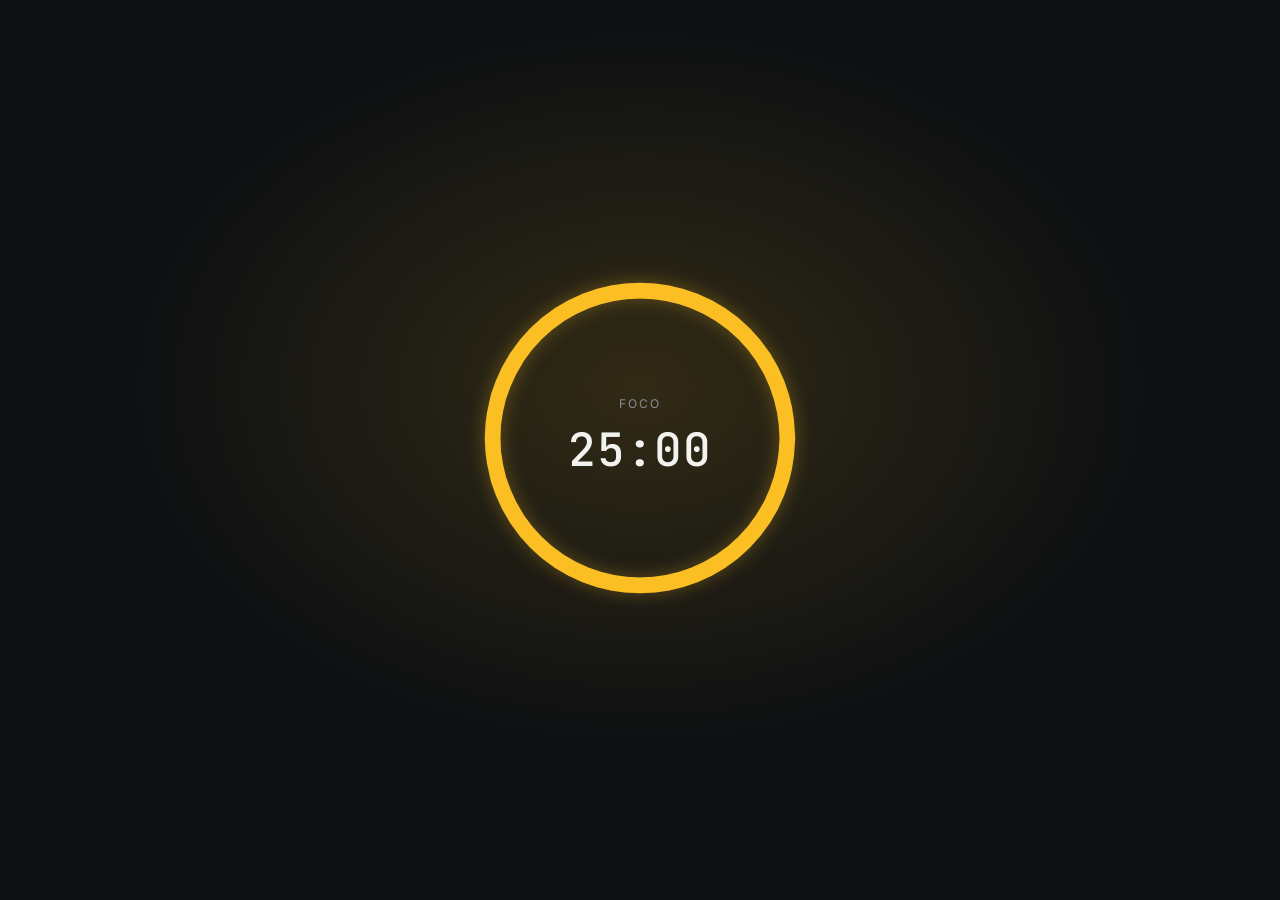
<file: ritualist/focus.html>
<!DOCTYPE html>
<html lang="es">
<head>
  <meta charset="UTF-8" />
  <meta name="viewport" content="width=device-width, initial-scale=1.0" />
  <title>Ritualist · Foco</title>
  <link rel="stylesheet" href="tokens.css" />
  <link rel="stylesheet" href="focus.css" />
</head>
<body>
  <div class="aura" aria-hidden="true"></div>

  <!-- Entry ritual (only when launched from a triggersFocus anchor) -->
  <section class="overlay" id="entry" hidden>
    <p class="eyebrow">Ritual de entrada</p>
    <div class="preroll"><div class="preorb"></div></div>
    <h1 class="prompt">¿Qué vas a avanzar en estos <span id="entryMin">25</span> minutos?</h1>
    <textarea class="field" id="entryIntention" rows="2" placeholder="Una sola cosa…"></textarea>
    <button class="btn-primary" id="entryStart">Empezar el bloque →</button>
  </section>

  <!-- Live focus / break ring -->
  <main class="ring-stage" id="live" hidden>
    <div class="ring-wrap">
      <svg viewBox="0 0 300 300" class="ring">
        <circle class="ring-track" cx="150" cy="150" r="130" />
        <circle class="ring-fill" id="ringFill" cx="150" cy="150" r="130" />
      </svg>
      <div class="ring-center">
        <div class="phase-label" id="phaseLabel">Foco</div>
        <div class="timer" id="timer">25:00</div>
      </div>
    </div>
    <p class="intention" id="liveIntention"></p>
    <div class="controls" id="controls"></div>
  </main>

  <!-- Exit ritual overlay -->
  <section class="overlay" id="exit" hidden>
    <p class="eyebrow">Ritual de cierre</p>
    <div class="count-big" id="exitCount">20</div>
    <button class="check" id="exitCheck"><span class="box"></span><span>¿Avancé lo que dije?</span></button>
    <button class="btn-primary" id="exitDone" style="visibility:hidden">Ir al descanso →</button>
  </section>

  <script type="module" src="focus.js"></script>
</body>
</html>
</file>
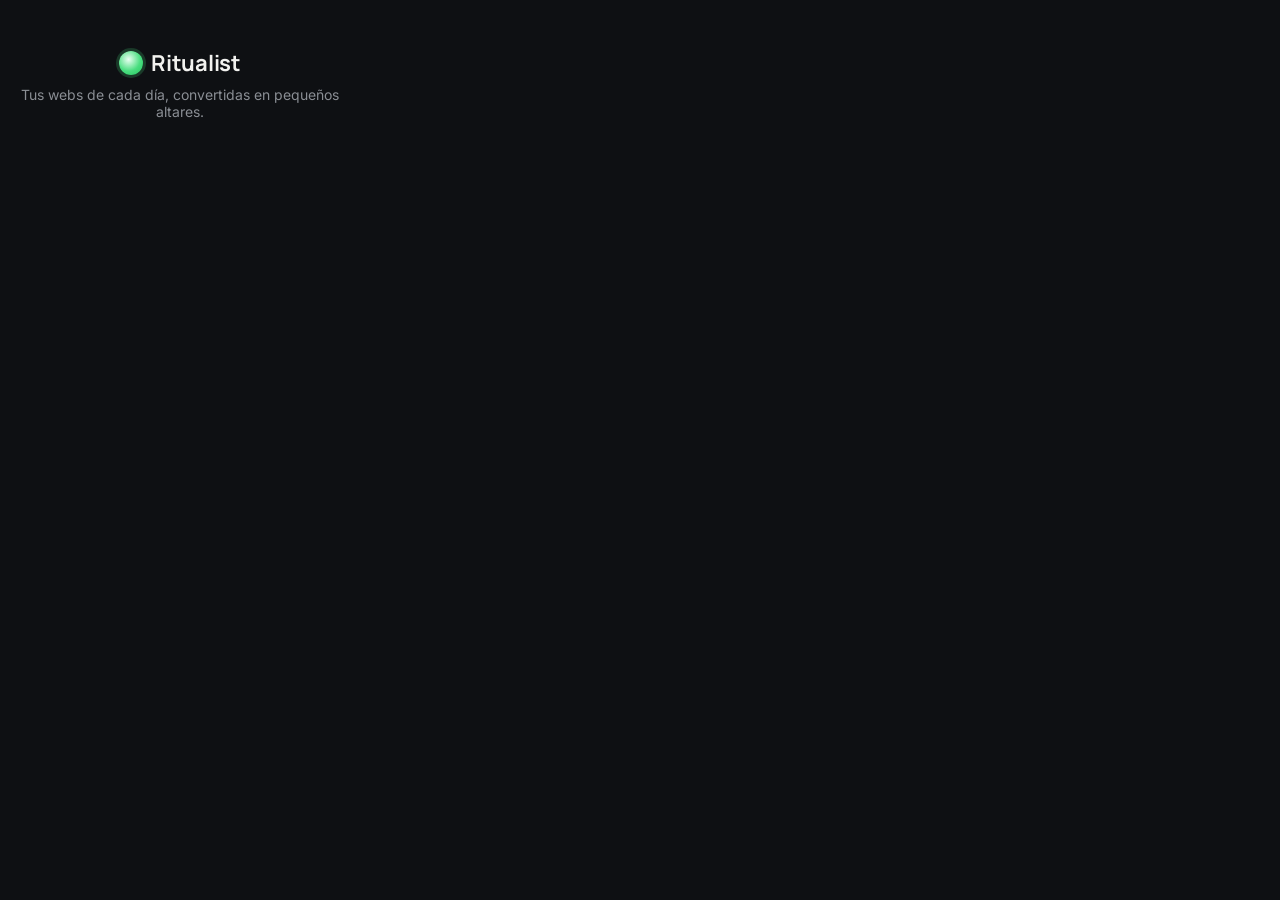
<file: ritualist/options.html>
<!DOCTYPE html>
<html lang="es">
<head>
  <meta charset="UTF-8" />
  <meta name="viewport" content="width=device-width, initial-scale=1.0" />
  <title>Ritualist · Preferencias</title>
  <link rel="stylesheet" href="tokens.css" />
  <link rel="stylesheet" href="popup.css" />
  <link rel="stylesheet" href="options.css" />
</head>
<body class="options">
  <div class="opt-wrap">
    <header class="opt-head">
      <div class="brand"><span class="mark"></span><span class="brand-name">Ritualist</span></div>
      <p class="opt-tag">Tus webs de cada día, convertidas en pequeños altares.</p>
    </header>
    <main id="settings" class="panel on"></main>
  </div>

  <div class="toast" id="toast" hidden></div>
  <div class="modal" id="modal" hidden></div>

  <script type="module" src="options.js"></script>
</body>
</html>
</file>
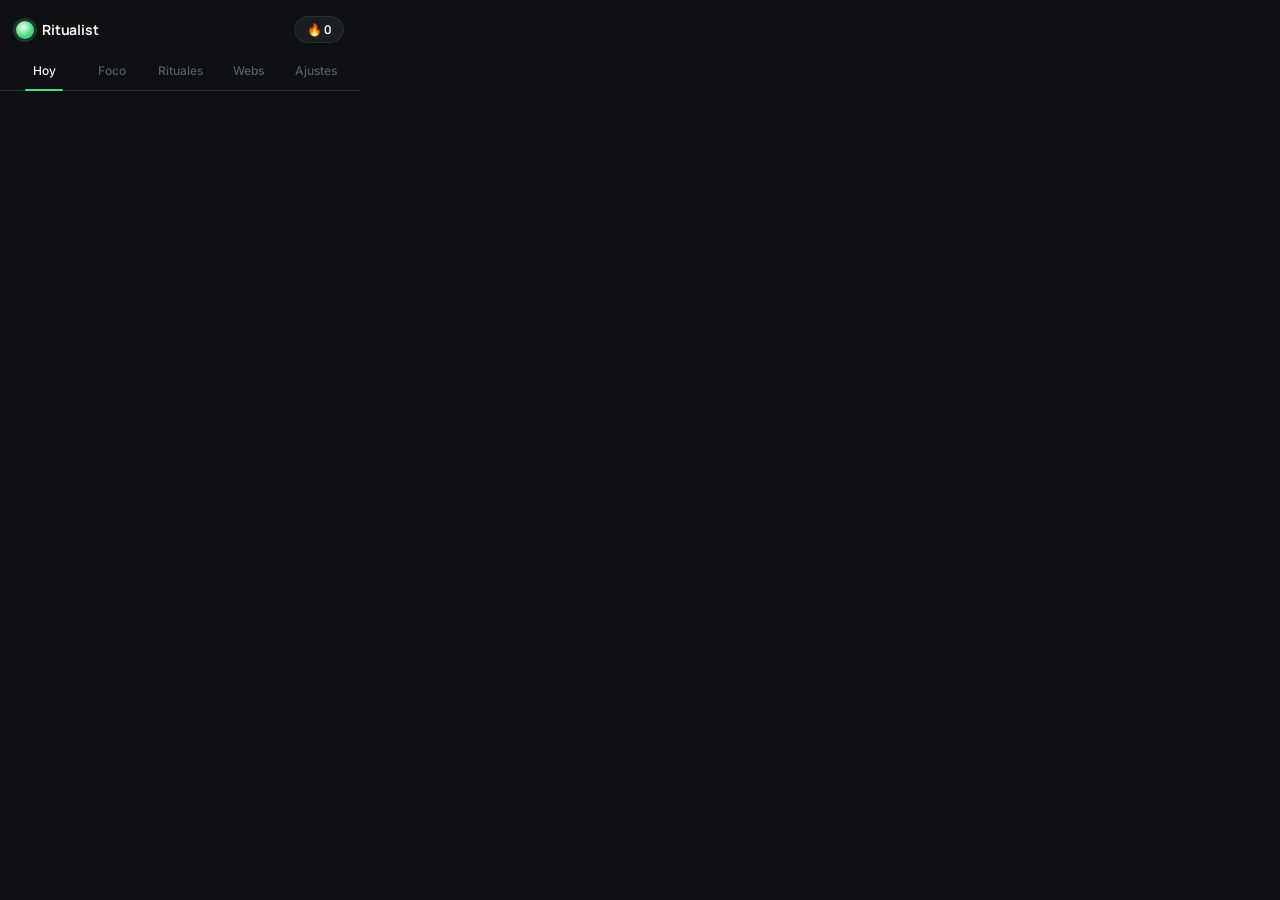
<file: ritualist/popup.html>
<!DOCTYPE html>
<html lang="es">
<head>
  <meta charset="UTF-8" />
  <meta name="viewport" content="width=device-width, initial-scale=1.0" />
  <link rel="stylesheet" href="tokens.css" />
  <link rel="stylesheet" href="popup.css" />
</head>
<body>
  <header class="topbar">
    <div class="brand"><span class="mark"></span><span class="brand-name">Ritualist</span></div>
    <div class="streak-chip" id="streakChip" title="Racha de presencia">🔥 <span id="streakChipN">0</span></div>
  </header>

  <nav class="tabs" id="tabs">
    <button class="tab on" data-tab="today">Hoy</button>
    <button class="tab" data-tab="focus">Foco</button>
    <button class="tab" data-tab="rituals">Rituales</button>
    <button class="tab" data-tab="webs">Webs</button>
    <button class="tab" data-tab="settings">Ajustes</button>
  </nav>

  <main class="panels">
    <section class="panel on" id="panel-today"></section>
    <section class="panel" id="panel-focus"></section>
    <section class="panel" id="panel-rituals"></section>
    <section class="panel" id="panel-webs"></section>
    <section class="panel" id="panel-settings"></section>
  </main>

  <div class="toast" id="toast" hidden></div>
  <div class="modal" id="modal" hidden></div>

  <script type="module" src="popup.js"></script>
</body>
</html>
</file>
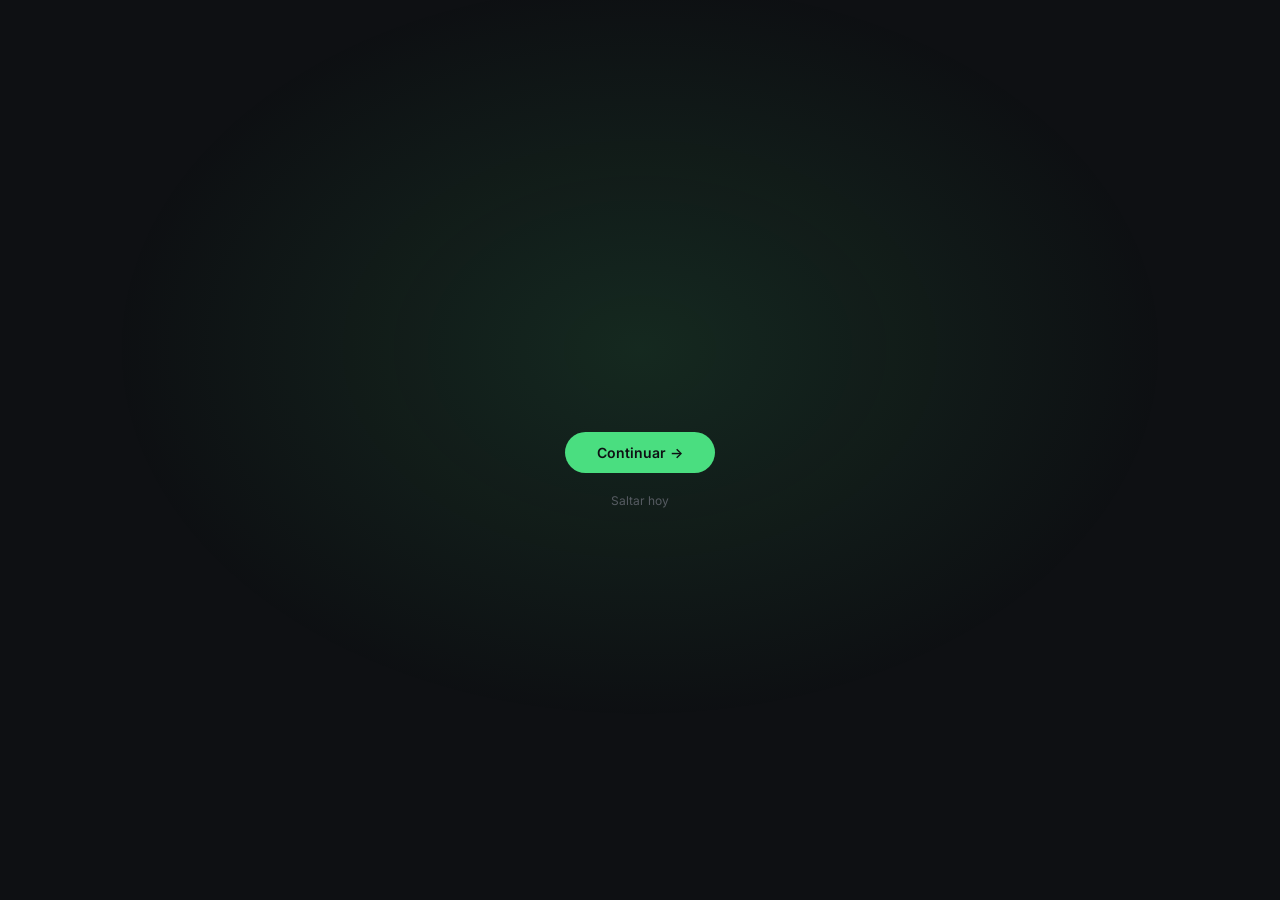
<file: ritualist/ritual.html>
<!DOCTYPE html>
<html lang="es">
<head>
  <meta charset="UTF-8" />
  <meta name="viewport" content="width=device-width, initial-scale=1.0" />
  <title>Ritualist · Un momento</title>
  <link rel="stylesheet" href="tokens.css" />
  <link rel="stylesheet" href="ritual.css" />
</head>
<body>
  <div class="aura" aria-hidden="true"></div>
  <div class="temp warm" aria-hidden="true"></div>
  <div class="temp cool" aria-hidden="true"></div>

  <main class="stage" role="main">
    <div class="progress" id="progress" aria-hidden="true"></div>

    <section class="step" id="step" aria-live="polite"></section>

    <footer class="controls" id="controls">
      <button class="btn-primary" id="continue">Continuar →</button>
      <button class="btn-ghost" id="skip">Saltar hoy</button>
    </footer>
  </main>

  <!-- Serene skip confirmation -->
  <div class="modal" id="skipModal" hidden>
    <div class="modal-card">
      <p class="modal-title">Hoy entras en automático.</p>
      <p class="modal-sub">¿Seguro?</p>
      <div class="modal-actions">
        <button class="btn-ghost" id="skipYes">Sí, saltar</button>
        <button class="btn-primary" id="skipNo">Mejor me quedo 30 segundos</button>
      </div>
    </div>
  </div>

  <script type="module" src="ritual.js"></script>
</body>
</html>
</file>
<file: ritualist/tokens.css>
/* ============================================================
   Ritualist — Design Tokens
   Single source of truth. No color, spacing or easing value
   may be hardcoded anywhere else. Everything consumes from here.
   ============================================================ */
:root {
  /* — Color: base — */
  --bg: #0e1013;
  --surface: #1a1d21;
  --surface-2: #202429;
  --text: #f2f2ef;
  --text-dim: #8a8e94;
  --text-faint: #565b62;
  --border: #2a2d32;

  /* — Color: meaning — */
  --accent: #4ade80;        /* verde presencia */
  --accent-deep: #22c55e;
  --warm: #fbbf24;          /* inhalar / foco */
  --cool: #60a5fa;          /* exhalar */
  --soft: #f87171;          /* peligro sereno */

  /* — Color: alphas derivadas — */
  --accent-a12: rgba(74, 222, 128, 0.12);
  --accent-a20: rgba(74, 222, 128, 0.20);
  --accent-a40: rgba(74, 222, 128, 0.40);
  --warm-a30: rgba(251, 191, 36, 0.30);
  --cool-a30: rgba(96, 165, 250, 0.30);
  --scrim: rgba(6, 7, 9, 0.72);

  /* — Espaciado (escala 4) — */
  --s-1: 4px;
  --s-2: 8px;
  --s-3: 12px;
  --s-4: 16px;
  --s-6: 24px;
  --s-8: 32px;
  --s-12: 48px;
  --s-16: 64px;

  /* — Radios — */
  --r-1: 6px;
  --r-2: 10px;
  --r-3: 14px;
  --r-4: 20px;
  --r-full: 999px;

  /* — Sombras en capas — */
  --shadow-1: 0 1px 2px rgba(0,0,0,.4), 0 6px 20px rgba(0,0,0,.35);
  --shadow-2: 0 4px 12px rgba(0,0,0,.5), 0 18px 48px rgba(0,0,0,.45);
  --shadow-glow: 0 0 0 1px var(--accent-a20), 0 0 24px var(--accent-a20);

  /* — Tipografía — */
  --font-display: "Manrope", system-ui, sans-serif;
  --font-body: "Inter", system-ui, sans-serif;
  --font-mono: "JetBrains Mono", ui-monospace, monospace;
  --fw-body: 400;
  --fw-medium: 500;
  --fw-semi: 600;
  --fw-bold: 700;
  --fw-black: 800;

  /* — Tamaños de texto — */
  --t-xs: 11px;
  --t-sm: 12px;
  --t-md: 14px;
  --t-lg: 17px;
  --t-xl: 22px;
  --t-2xl: 30px;
  --t-4xl: 52px;

  /* — Easing nombrados — */
  --ease-out-soft: cubic-bezier(.22, 1, .36, 1);
  --ease-breath: cubic-bezier(.45, 0, .55, 1);
  --ease-spring: cubic-bezier(.34, 1.56, .64, 1);

  /* — Duraciones — */
  --d-fast: 140ms;
  --d-mid: 260ms;
  --d-slow: 600ms;

  /* — Capas — */
  --z-toast: 60;
  --z-modal: 50;
}

/* Light theme: a calmer daytime palette. Applied to popup & options only;
   the immersive ritual/focus screens stay dark by design. */
:root[data-theme="light"] {
  --bg: #f4f5f2;
  --surface: #ffffff;
  --surface-2: #eceef0;
  --text: #1a1d21;
  --text-dim: #5a6068;
  --text-faint: #9aa0a8;
  --border: #e0e2e6;
  --accent-deep: #16a34a;
  --scrim: rgba(20, 22, 26, 0.35);
  --shadow-1: 0 1px 2px rgba(20,22,26,.06), 0 6px 20px rgba(20,22,26,.08);
  --shadow-2: 0 4px 12px rgba(20,22,26,.1), 0 18px 48px rgba(20,22,26,.12);
}
</file>
<file: ritualist/focus.css>
@import url("https://fonts.googleapis.com/css2?family=Inter:wght@400;500;600&family=JetBrains+Mono:wght@500&family=Manrope:wght@700;800&display=swap");

* { margin: 0; padding: 0; box-sizing: border-box; }
body { min-height: 100vh; background: var(--bg); color: var(--text); font-family: var(--font-body); overflow: hidden; display: grid; place-items: center; }

.aura { position: fixed; inset: -20%; background: radial-gradient(42% 42% at 50% 45%, var(--warm-a30), transparent 70%); opacity: .5; animation: drift 40s var(--ease-breath) infinite alternate; z-index: 0; }
@keyframes drift { from { transform: translate3d(-3%,-2%,0) scale(1); } to { transform: translate3d(3%,3%,0) scale(1.1); } }

.eyebrow { font-size: var(--t-sm); letter-spacing: .18em; text-transform: uppercase; color: var(--text-faint); }
.prompt { font-family: var(--font-display); font-weight: var(--fw-bold); font-size: var(--t-xl); line-height: 1.3; max-width: 20ch; text-align: center; }

/* — Overlays (entry / exit) — */
.overlay { position: relative; z-index: 1; display: flex; flex-direction: column; align-items: center; gap: var(--s-6); text-align: center; padding: var(--s-8); animation: stageIn .6s var(--ease-out-soft) both; }
.overlay[hidden] { display: none; }
@keyframes stageIn { from { opacity: 0; transform: translateY(16px); } to { opacity: 1; transform: none; } }

.field { width: min(380px, 80vw); background: var(--surface); border: 1px solid var(--border); border-radius: var(--r-3); color: var(--text); font-family: var(--font-body); font-size: var(--t-md); padding: var(--s-4); resize: none; transition: border-color var(--d-mid), box-shadow var(--d-mid); }
.field:focus { outline: none; border-color: var(--warm); box-shadow: 0 0 0 1px var(--warm-a30), 0 0 24px var(--warm-a30); }

/* — Entry pre-roll breath — */
.preroll { width: 160px; height: 160px; display: grid; place-items: center; }
.preorb { width: 90px; height: 90px; border-radius: var(--r-full); background: radial-gradient(circle at 38% 34%, #fff6e6, var(--warm) 60%); box-shadow: 0 0 40px var(--warm-a30); animation: pre 6s var(--ease-breath) infinite; }
@keyframes pre { 0%,100% { transform: scale(.6); } 50% { transform: scale(1.15); } }

/* ============================ JOYA 2 — Focus ring ============================ */
.ring-stage { position: relative; z-index: 1; display: flex; flex-direction: column; align-items: center; gap: var(--s-6); animation: stageIn .6s var(--ease-out-soft) both; }
.ring-wrap { position: relative; width: min(340px, 80vw); aspect-ratio: 1; }
.ring { width: 100%; height: 100%; transform: rotate(-90deg); }
.ring-track { fill: none; stroke: var(--surface-2); stroke-width: 14; }
.ring-fill {
  fill: none; stroke: var(--warm); stroke-width: 14; stroke-linecap: round;
  filter: drop-shadow(0 0 8px var(--warm-a30));
  transition: stroke-dashoffset 1s linear, stroke var(--d-slow) var(--ease-out-soft);
}
body.is-break .ring-fill { stroke: var(--cool); filter: drop-shadow(0 0 8px var(--cool-a30)); }
body.is-break .aura { background: radial-gradient(42% 42% at 50% 45%, var(--cool-a30), transparent 70%); }

.ring-center { position: absolute; inset: 0; display: flex; flex-direction: column; align-items: center; justify-content: center; gap: var(--s-2); }
.phase-label { font-size: var(--t-sm); letter-spacing: .18em; text-transform: uppercase; color: var(--text-dim); }
.timer { font-family: var(--font-mono); font-weight: 500; font-size: 46px; font-variant-numeric: tabular-nums; letter-spacing: .02em; }

.intention { color: var(--text-dim); font-size: var(--t-md); max-width: 30ch; text-align: center; line-height: 1.5; }
.intention:empty { display: none; }

/* — Controls — */
.controls { display: flex; gap: var(--s-3); flex-wrap: wrap; justify-content: center; }
.btn-primary { font-family: var(--font-body); font-weight: var(--fw-semi); font-size: var(--t-md); color: var(--bg); background: var(--warm); border: none; border-radius: var(--r-full); padding: var(--s-3) var(--s-8); cursor: pointer; transition: transform var(--d-fast) var(--ease-spring), box-shadow var(--d-mid); }
.btn-primary:hover { transform: translateY(-2px); box-shadow: 0 0 24px var(--warm-a30); }
.btn-soft { font-family: var(--font-body); font-weight: var(--fw-medium); font-size: var(--t-md); color: var(--text); background: var(--surface); border: 1px solid var(--border); border-radius: var(--r-full); padding: var(--s-3) var(--s-6); cursor: pointer; transition: transform var(--d-fast) var(--ease-spring), border-color var(--d-mid); }
.btn-soft:hover { transform: translateY(-2px); border-color: var(--text-faint); }
.btn-danger { color: var(--soft); border-color: transparent; background: none; }

.count-big { font-family: var(--font-mono); font-weight: 500; font-size: var(--t-4xl); font-variant-numeric: tabular-nums; color: var(--cool); }
.check { display: flex; align-items: center; gap: var(--s-3); padding: var(--s-3) var(--s-6); background: var(--surface); border: 1px solid var(--border); border-radius: var(--r-2); cursor: pointer; color: var(--text); font-size: var(--t-md); transition: transform var(--d-fast) var(--ease-spring); }
.check:hover { transform: translateY(-2px); }
.check .box { width: 20px; height: 20px; border-radius: var(--r-1); border: 2px solid var(--text-faint); display: grid; place-items: center; }
.check.on .box { background: var(--accent); border-color: var(--accent); }
.check.on .box::after { content: "✓"; color: var(--bg); font-size: var(--t-sm); font-weight: 700; }

button:focus-visible, .field:focus-visible { outline: 2px solid var(--warm); outline-offset: 3px; }

@media (prefers-reduced-motion: reduce) { .aura, .preorb { animation: none; } .ring-fill { transition: none; } }
</file>
<file: ritualist/popup.css>
@import url("https://fonts.googleapis.com/css2?family=Inter:wght@400;500;600&family=JetBrains+Mono:wght@500&family=Manrope:wght@700;800&display=swap");

* { margin: 0; padding: 0; box-sizing: border-box; }
html, body { width: 360px; min-height: 560px; }
body { background: var(--bg); color: var(--text); font-family: var(--font-body); font-size: var(--t-md); overflow-x: hidden; }
body.modal-open { overflow: hidden; }
::-webkit-scrollbar { width: 8px; } ::-webkit-scrollbar-thumb { background: var(--border); border-radius: var(--r-full); }

/* — Topbar — */
.topbar { display: flex; align-items: center; justify-content: space-between; padding: var(--s-4) var(--s-4) var(--s-2); }
.brand { display: flex; align-items: center; gap: var(--s-2); }
.mark { width: 18px; height: 18px; border-radius: var(--r-full); background: radial-gradient(circle at 40% 35%, #eafff2, var(--accent) 55%, var(--accent-deep)); box-shadow: 0 0 0 3px var(--accent-a20); }
.brand-name { font-family: var(--font-display); font-weight: var(--fw-bold); letter-spacing: -.01em; }
.streak-chip { font-family: var(--font-display); font-weight: var(--fw-bold); font-size: var(--t-sm); background: var(--surface); border: 1px solid var(--border); padding: var(--s-1) var(--s-3); border-radius: var(--r-full); font-variant-numeric: tabular-nums; }

/* — Tabs — */
.tabs { display: flex; gap: var(--s-1); padding: 0 var(--s-3); border-bottom: 1px solid var(--border); }
.tab { flex: 1; background: none; border: none; color: var(--text-faint); font-family: var(--font-body); font-size: var(--t-sm); font-weight: var(--fw-medium); padding: var(--s-3) 0; cursor: pointer; position: relative; transition: color var(--d-mid) var(--ease-out-soft); }
.tab:hover { color: var(--text-dim); }
.tab.on { color: var(--text); }
.tab.on::after { content: ""; position: absolute; left: 20%; right: 20%; bottom: -1px; height: 2px; background: var(--accent); border-radius: var(--r-full); }
.tab:focus-visible { outline: 2px solid var(--accent); outline-offset: -3px; border-radius: var(--r-1); }

/* — Panels — */
.panels { position: relative; }
.panel { display: none; padding: var(--s-4); }
.panel.on { display: block; animation: panelIn var(--d-mid) var(--ease-out-soft) both; }
@keyframes panelIn { from { opacity: 0; transform: translateY(2px); } to { opacity: 1; transform: none; } }

/* — Cards — */
.card { background: var(--surface); border: 1px solid var(--border); border-radius: var(--r-3); padding: var(--s-4); margin-bottom: var(--s-3); }
.card-hero { background: linear-gradient(160deg, var(--surface-2), var(--surface)); }
.row { display: flex; align-items: center; justify-content: space-between; gap: var(--s-3); }
.stack { display: flex; flex-direction: column; gap: var(--s-1); }

.metric { display: flex; align-items: baseline; gap: var(--s-2); }
.metric .n { font-family: var(--font-display); font-weight: var(--fw-black); font-size: var(--t-2xl); font-variant-numeric: tabular-nums; line-height: 1; }
.metric .n.accent { color: var(--accent); }
.metric .n.warm { color: var(--warm); }
.label { font-size: var(--t-xs); color: var(--text-dim); letter-spacing: .04em; }
.eyebrow { font-size: var(--t-xs); letter-spacing: .14em; text-transform: uppercase; color: var(--text-faint); margin-bottom: var(--s-2); }
.quote { font-size: var(--t-md); line-height: 1.5; color: var(--text); }
.muted { color: var(--text-dim); }
.faint { color: var(--text-faint); font-size: var(--t-sm); }
.divider { height: 1px; background: var(--border); margin: var(--s-3) 0; }

/* — Presence map (CSS bar chart) — */
.map { display: flex; align-items: flex-end; gap: var(--s-2); height: 74px; }
.map .col { flex: 1; display: flex; flex-direction: column; justify-content: flex-end; gap: 2px; height: 100%; }
.map .bar { border-radius: var(--r-1) var(--r-1) 0 0; transform-origin: bottom; animation: grow var(--d-slow) var(--ease-out-soft) both; }
.map .bar.r { background: var(--accent); }
.map .bar.f { background: var(--warm); }
.map .day { font-size: 9px; text-align: center; color: var(--text-faint); }
.map .col.today .day { color: var(--accent); }
@keyframes grow { from { transform: scaleY(0); } to { transform: scaleY(1); } }
.legend { display: flex; gap: var(--s-4); margin-top: var(--s-2); }
.legend span { display: flex; align-items: center; gap: var(--s-1); font-size: var(--t-xs); color: var(--text-dim); }
.legend i { width: 8px; height: 8px; border-radius: 2px; }
.legend i.r { background: var(--accent); } .legend i.f { background: var(--warm); }

/* — Pending anchors — */
.pend { display: flex; align-items: center; gap: var(--s-3); padding: var(--s-2) 0; }
.pend img { width: 20px; height: 20px; border-radius: var(--r-1); }
.pend .dot { width: 6px; height: 6px; border-radius: var(--r-full); background: var(--accent); margin-left: auto; }
.pend .dot.done { background: var(--border); }

/* — Buttons — */
.btn { font-family: var(--font-body); font-weight: var(--fw-semi); font-size: var(--t-md); border: none; border-radius: var(--r-full); padding: var(--s-3) var(--s-6); cursor: pointer; transition: transform var(--d-fast) var(--ease-spring), box-shadow var(--d-mid), background var(--d-mid); }
.btn:active { transform: translateY(0); }
.btn-primary { background: var(--accent); color: var(--bg); }
.btn-primary:hover { transform: translateY(-2px); box-shadow: var(--shadow-glow); }
.btn-warm { background: var(--warm); color: var(--bg); }
.btn-warm:hover { transform: translateY(-2px); box-shadow: 0 0 24px var(--warm-a30); }
.btn-block { width: 100%; }
.btn-soft { background: var(--surface-2); color: var(--text); border: 1px solid var(--border); }
.btn-soft:hover { transform: translateY(-2px); border-color: var(--text-faint); }
.btn-mini { padding: var(--s-1) var(--s-3); font-size: var(--t-sm); border-radius: var(--r-full); }
.btn-danger { color: var(--soft); background: none; border: 1px solid transparent; }
.btn-icon { background: none; border: none; color: var(--text-faint); cursor: pointer; font-size: var(--t-lg); line-height: 1; padding: var(--s-1); transition: color var(--d-mid), transform var(--d-fast) var(--ease-spring); }
.btn-icon:hover { color: var(--soft); transform: scale(1.1); }
button:focus-visible { outline: 2px solid var(--accent); outline-offset: 2px; }

/* — Segmented / chips — */
.seg { display: flex; gap: var(--s-1); background: var(--surface-2); border-radius: var(--r-full); padding: 3px; }
.seg button { flex: 1; background: none; border: none; color: var(--text-dim); font-family: var(--font-body); font-weight: var(--fw-medium); font-size: var(--t-sm); padding: var(--s-2); border-radius: var(--r-full); cursor: pointer; transition: background var(--d-mid), color var(--d-mid); }
.seg button.on { background: var(--accent); color: var(--bg); }
.chips { display: flex; gap: var(--s-2); flex-wrap: wrap; }
.chip { background: var(--surface-2); border: 1px solid var(--border); color: var(--text-dim); font-size: var(--t-xs); padding: var(--s-1) var(--s-3); border-radius: var(--r-full); cursor: pointer; transition: border-color var(--d-mid), color var(--d-mid); }
.chip:hover { color: var(--text); border-color: var(--text-faint); }

/* — Inputs — */
.input, select.input, textarea.input { width: 100%; background: var(--surface-2); border: 1px solid var(--border); border-radius: var(--r-2); color: var(--text); font-family: var(--font-body); font-size: var(--t-sm); padding: var(--s-2) var(--s-3); transition: border-color var(--d-mid), box-shadow var(--d-mid); }
.input:focus, select.input:focus, textarea.input:focus { outline: none; border-color: var(--accent); box-shadow: var(--shadow-glow); }
.field-row { display: flex; align-items: center; gap: var(--s-2); }
.field-lbl { font-size: var(--t-sm); color: var(--text-dim); }

/* — Toggle — */
.toggle { position: relative; width: 40px; height: 22px; flex: none; }
.toggle input { position: absolute; opacity: 0; }
.toggle .track { position: absolute; inset: 0; background: var(--surface-2); border: 1px solid var(--border); border-radius: var(--r-full); transition: background var(--d-mid); }
.toggle .knob { position: absolute; top: 2px; left: 2px; width: 16px; height: 16px; border-radius: var(--r-full); background: var(--text-faint); transition: transform var(--d-mid) var(--ease-spring), background var(--d-mid); }
.toggle input:checked ~ .track { background: var(--accent-a20); border-color: var(--accent); }
.toggle input:checked ~ .knob { transform: translateX(18px); background: var(--accent); }

/* — Focus ring (mini) — */
.ring-mini { position: relative; width: 200px; height: 200px; margin: var(--s-2) auto; }
.ring-mini svg { width: 100%; height: 100%; transform: rotate(-90deg); }
.ring-mini .tk { fill: none; stroke: var(--surface-2); stroke-width: 12; }
.ring-mini .fl { fill: none; stroke: var(--warm); stroke-width: 12; stroke-linecap: round; filter: drop-shadow(0 0 6px var(--warm-a30)); transition: stroke-dashoffset 1s linear, stroke var(--d-slow); }
.ring-mini.brk .fl { stroke: var(--cool); }
.ring-mini .ctr { position: absolute; inset: 0; display: flex; flex-direction: column; align-items: center; justify-content: center; gap: var(--s-1); }
.ring-mini .ctr .t { font-family: var(--font-mono); font-weight: 500; font-size: var(--t-2xl); font-variant-numeric: tabular-nums; }
.ring-mini .ctr .p { font-size: var(--t-xs); text-transform: uppercase; letter-spacing: .14em; color: var(--text-dim); }

/* — Ritual / step list — */
.list-item { display: flex; align-items: center; gap: var(--s-3); padding: var(--s-3); background: var(--surface); border: 1px solid var(--border); border-radius: var(--r-2); margin-bottom: var(--s-2); transition: transform var(--d-fast) var(--ease-spring), border-color var(--d-mid); }
.list-item:hover { transform: translateY(-1px); border-color: var(--text-faint); }
.list-item .emoji { font-size: var(--t-lg); width: 24px; text-align: center; }
.list-item .grow { flex: 1; min-width: 0; }
.list-item .name { font-weight: var(--fw-semi); }
.list-item .sub { font-size: var(--t-xs); color: var(--text-dim); white-space: nowrap; overflow: hidden; text-overflow: ellipsis; }
.step-chip { display: flex; align-items: center; gap: var(--s-2); padding: var(--s-2) var(--s-3); background: var(--surface-2); border: 1px solid var(--border); border-radius: var(--r-2); margin-bottom: var(--s-2); }
.step-chip .drag { cursor: grab; color: var(--text-faint); }
.step-chip.dragging { opacity: .4; }
.step-chip.over { border-color: var(--accent); }
.step-chip .grow { flex: 1; }

/* — Toast — */
.toast { position: fixed; left: 50%; bottom: var(--s-4); transform: translateX(-50%) translateY(20px); background: var(--surface-2); border: 1px solid var(--border); color: var(--text); font-size: var(--t-sm); padding: var(--s-2) var(--s-4); border-radius: var(--r-full); box-shadow: var(--shadow-2); opacity: 0; transition: opacity var(--d-mid), transform var(--d-mid) var(--ease-spring); z-index: var(--z-toast); pointer-events: none; }
.toast.show { opacity: 1; transform: translateX(-50%) translateY(0); }

/* — Modal — */
.modal { position: fixed; inset: 0; z-index: var(--z-modal); background: var(--scrim); align-items: flex-start; justify-content: center; overflow-y: auto; padding: var(--s-3); display: none; }
.modal.show { display: flex; animation: fade var(--d-mid) var(--ease-out-soft) both; }
.modal-card { margin: auto; max-width: 320px; width: 100%; background: var(--surface); border: 1px solid var(--border); border-radius: var(--r-4); padding: var(--s-4); box-shadow: var(--shadow-2); animation: cardIn var(--d-mid) var(--ease-spring) both; }
.modal-title { font-family: var(--font-display); font-weight: var(--fw-bold); font-size: var(--t-lg); margin-bottom: var(--s-3); }
.modal-actions { display: flex; gap: var(--s-2); margin-top: var(--s-4); }
.modal-actions .btn { flex: 1; }
@keyframes fade { from { opacity: 0; } }
@keyframes cardIn { from { opacity: 0; transform: translateY(12px) scale(.98); } }

/* — Milestone toast (celebration) — */
.celebrate { position: fixed; inset: 0; z-index: var(--z-toast); display: grid; place-items: center; pointer-events: none; }
.celebrate .badge { background: var(--surface); border: 1px solid var(--accent); border-radius: var(--r-4); padding: var(--s-6) var(--s-8); text-align: center; box-shadow: var(--shadow-glow); animation: pop 1.8s var(--ease-spring) both; }
.celebrate .badge .big { font-family: var(--font-display); font-weight: var(--fw-black); font-size: var(--t-2xl); color: var(--accent); }
@keyframes pop { 0% { opacity: 0; transform: scale(.8); } 15% { opacity: 1; transform: scale(1); } 80% { opacity: 1; } 100% { opacity: 0; transform: scale(1.02); } }

.empty { text-align: center; color: var(--text-dim); padding: var(--s-8) var(--s-4); font-size: var(--t-sm); line-height: 1.6; }
.empty .glyph { font-size: var(--t-2xl); color: var(--text-faint); display: block; margin-bottom: var(--s-2); }

.settings-group { margin-bottom: var(--s-4); }
.settings-group h3 { font-size: var(--t-xs); letter-spacing: .14em; text-transform: uppercase; color: var(--text-faint); margin-bottom: var(--s-2); }
.set-row { display: flex; align-items: center; justify-content: space-between; gap: var(--s-3); padding: var(--s-2) 0; }
.num { width: 56px; text-align: center; }
.foot { text-align: center; color: var(--text-faint); font-size: var(--t-xs); padding-top: var(--s-3); }
.foot a { color: var(--text-dim); }

@media (prefers-reduced-motion: reduce) { .panel.on, .map .bar, .celebrate .badge, .modal.show, .modal-card { animation: none; } }
</file>
<file: ritualist/options.css>
/* options.css — full-page layout for the preferences view. */

body.options { width: auto; min-height: 100vh; display: block; }
.opt-wrap { max-width: 520px; margin: 0 auto; padding: var(--s-12) var(--s-4) var(--s-16); }
.opt-head { text-align: center; margin-bottom: var(--s-8); }
.opt-head .brand { justify-content: center; margin-bottom: var(--s-2); }
.opt-head .brand-name { font-size: var(--t-xl); }
.opt-head .mark { width: 24px; height: 24px; }
.opt-tag { color: var(--text-dim); font-size: var(--t-md); }
.options .panel { padding: 0; }
.options .settings-group { padding: var(--s-6); }
</file>
<file: ritualist/ritual.css>
@import url("https://fonts.googleapis.com/css2?family=Inter:wght@400;500;600&family=Manrope:wght@700;800&display=swap");

* { margin: 0; padding: 0; box-sizing: border-box; }

body {
  min-height: 100vh;
  background: var(--bg);
  color: var(--text);
  font-family: var(--font-body);
  overflow: hidden;
  display: grid;
  place-items: center;
}

/* — Ambient background: radial glow that drifts almost imperceptibly — */
.aura {
  position: fixed; inset: -20%;
  background: radial-gradient(42% 42% at 50% 42%, var(--accent-a12), transparent 70%);
  animation: drift 34s var(--ease-breath) infinite alternate;
  z-index: 0;
}
@keyframes drift {
  from { transform: translate3d(-3%, -2%, 0) scale(1); }
  to   { transform: translate3d(3%, 4%, 0) scale(1.12); }
}

/* — Color-temperature layers, cross-faded per breath phase — */
.temp {
  position: fixed; inset: 0; opacity: 0; z-index: 0;
  transition: opacity 5s var(--ease-breath);
  pointer-events: none;
}
.temp.warm { background: radial-gradient(60% 60% at 50% 45%, var(--warm-a30), transparent 72%); }
.temp.cool { background: radial-gradient(60% 60% at 50% 55%, var(--cool-a30), transparent 72%); }
body.is-inhale .temp.warm { opacity: .5; }
body.is-exhale .temp.cool { opacity: .5; }

.stage {
  position: relative; z-index: 1;
  width: min(520px, 88vw);
  display: flex; flex-direction: column; align-items: center;
  gap: var(--s-12);
  padding: var(--s-8);
}

/* — Step progress segments — */
.progress { position: fixed; top: var(--s-6); left: 50%; transform: translateX(-50%); display: flex; gap: var(--s-2); }
.seg { width: 34px; height: 3px; border-radius: var(--r-full); background: var(--border); overflow: hidden; }
.seg::after { content: ""; display: block; height: 100%; width: 100%; background: var(--accent); transform: scaleX(0); transform-origin: left; transition: transform var(--d-slow) var(--ease-out-soft); }
.seg.done::after { transform: scaleX(1); }
.seg.active::after { transform: scaleX(.5); }

/* — Step shell — */
.step { width: 100%; display: flex; flex-direction: column; align-items: center; text-align: center; gap: var(--s-6); }
.step.enter { animation: stageIn .6s var(--ease-out-soft) both; }
.step.leave { animation: stageOut .4s var(--ease-out-soft) both; }
@keyframes stageIn { from { opacity: 0; transform: translateY(16px); } to { opacity: 1; transform: none; } }
@keyframes stageOut { to { opacity: 0; transform: translateY(-10px); } }

.eyebrow { font-size: var(--t-sm); letter-spacing: .18em; text-transform: uppercase; color: var(--text-faint); }
.prompt { font-family: var(--font-display); font-weight: var(--fw-bold); font-size: var(--t-xl); line-height: 1.3; max-width: 22ch; }
.phrase { font-size: var(--t-lg); line-height: 1.6; color: var(--text); max-width: 26ch; }

/* — Text input for intentions — */
.field { width: 100%; max-width: 380px; background: var(--surface); border: 1px solid var(--border); border-radius: var(--r-3); color: var(--text); font-family: var(--font-body); font-size: var(--t-md); padding: var(--s-4); resize: none; transition: border-color var(--d-mid) var(--ease-out-soft), box-shadow var(--d-mid) var(--ease-out-soft); }
.field:focus { outline: none; border-color: var(--accent); box-shadow: var(--shadow-glow); }

/* ============================ JOYA 1 — Breathing ============================ */
.breath { position: relative; width: 300px; height: 300px; display: grid; place-items: center; }
.halo {
  position: absolute; width: 220px; height: 220px; border-radius: var(--r-full);
  background: radial-gradient(circle, var(--accent-a20), transparent 68%);
  transform: scale(.6); will-change: transform, opacity;
}
.orb {
  position: relative; width: 180px; height: 180px; border-radius: var(--r-full);
  background: radial-gradient(circle at 38% 34%, #eafff2, var(--accent) 58%, var(--accent-deep) 100%);
  box-shadow: 0 0 0 1px var(--accent-a40), 0 0 40px var(--accent-a40), inset 0 0 40px rgba(255,255,255,.28);
  transform: scale(.55); will-change: transform;
}
.breath-count {
  position: absolute; font-family: var(--font-display); font-weight: var(--fw-bold);
  font-size: var(--t-2xl); color: var(--bg); font-variant-numeric: tabular-nums;
  opacity: 0; transition: opacity var(--d-mid) var(--ease-breath);
}
.breath-count.show { opacity: .82; }
.breath-guide { font-size: var(--t-lg); font-weight: var(--fw-medium); letter-spacing: .04em; color: var(--text); opacity: 0; transition: opacity var(--d-slow) var(--ease-breath); }
.breath-guide.show { opacity: .92; }
.breath-cycle { font-size: var(--t-sm); color: var(--text-faint); font-variant-numeric: tabular-nums; }

body.is-hold .orb { animation: quiver 1.1s ease-in-out infinite; }
@keyframes quiver { 0%,100% { filter: none; } 50% { filter: brightness(1.06); } }

/* — Timed pause countdown — */
.count-big { font-family: var(--font-mono); font-weight: 500; font-size: var(--t-4xl); font-variant-numeric: tabular-nums; color: var(--accent); }

/* — Checklist — */
.checks { display: flex; flex-direction: column; gap: var(--s-3); width: 100%; max-width: 360px; }
.check { display: flex; align-items: center; gap: var(--s-3); padding: var(--s-3) var(--s-4); background: var(--surface); border: 1px solid var(--border); border-radius: var(--r-2); cursor: pointer; font-size: var(--t-md); text-align: left; transition: transform var(--d-fast) var(--ease-spring), border-color var(--d-mid); }
.check:hover { transform: translateY(-2px); }
.check .box { width: 20px; height: 20px; border-radius: var(--r-1); border: 2px solid var(--text-faint); display: grid; place-items: center; flex: none; transition: background var(--d-fast), border-color var(--d-fast); }
.check.on .box { background: var(--accent); border-color: var(--accent); }
.check.on .box::after { content: "✓"; color: var(--bg); font-size: var(--t-sm); font-weight: 700; }

/* — Controls — */
.controls { display: flex; flex-direction: column; align-items: center; gap: var(--s-3); }
.btn-primary {
  font-family: var(--font-body); font-weight: var(--fw-semi); font-size: var(--t-md);
  color: var(--bg); background: var(--accent); border: none; border-radius: var(--r-full);
  padding: var(--s-3) var(--s-8); cursor: pointer;
  transition: transform var(--d-fast) var(--ease-spring), box-shadow var(--d-mid) var(--ease-out-soft);
}
.btn-primary:hover { transform: translateY(-2px); box-shadow: var(--shadow-glow); }
.btn-primary:active { transform: translateY(0); }
.btn-ghost { background: none; border: none; color: var(--text-faint); font-family: var(--font-body); font-size: var(--t-sm); cursor: pointer; padding: var(--s-2) var(--s-4); transition: color var(--d-mid); }
.btn-ghost:hover { color: var(--text-dim); }

.btn-primary:focus-visible, .btn-ghost:focus-visible, .field:focus-visible, .check:focus-visible { outline: 2px solid var(--accent); outline-offset: 3px; }

/* — Serene skip modal — */
.modal { position: fixed; inset: 0; z-index: var(--z-modal); background: var(--scrim); display: grid; place-items: center; animation: fade .3s var(--ease-out-soft) both; }
.modal[hidden] { display: none; }
.modal-card { background: var(--surface); border: 1px solid var(--border); border-radius: var(--r-4); padding: var(--s-8); max-width: 340px; text-align: center; box-shadow: var(--shadow-2); animation: cardIn .4s var(--ease-spring) both; }
.modal-title { font-family: var(--font-display); font-weight: var(--fw-bold); font-size: var(--t-lg); }
.modal-sub { color: var(--text-dim); margin-top: var(--s-2); }
.modal-actions { display: flex; flex-direction: column; gap: var(--s-2); margin-top: var(--s-6); }
@keyframes fade { from { opacity: 0; } }
@keyframes cardIn { from { opacity: 0; transform: translateY(12px) scale(.98); } }

@media (prefers-reduced-motion: reduce) {
  .aura, body.is-hold .orb { animation: none; }
  .orb, .halo, .step, .temp { transition: opacity .2s linear; }
}
</file>
